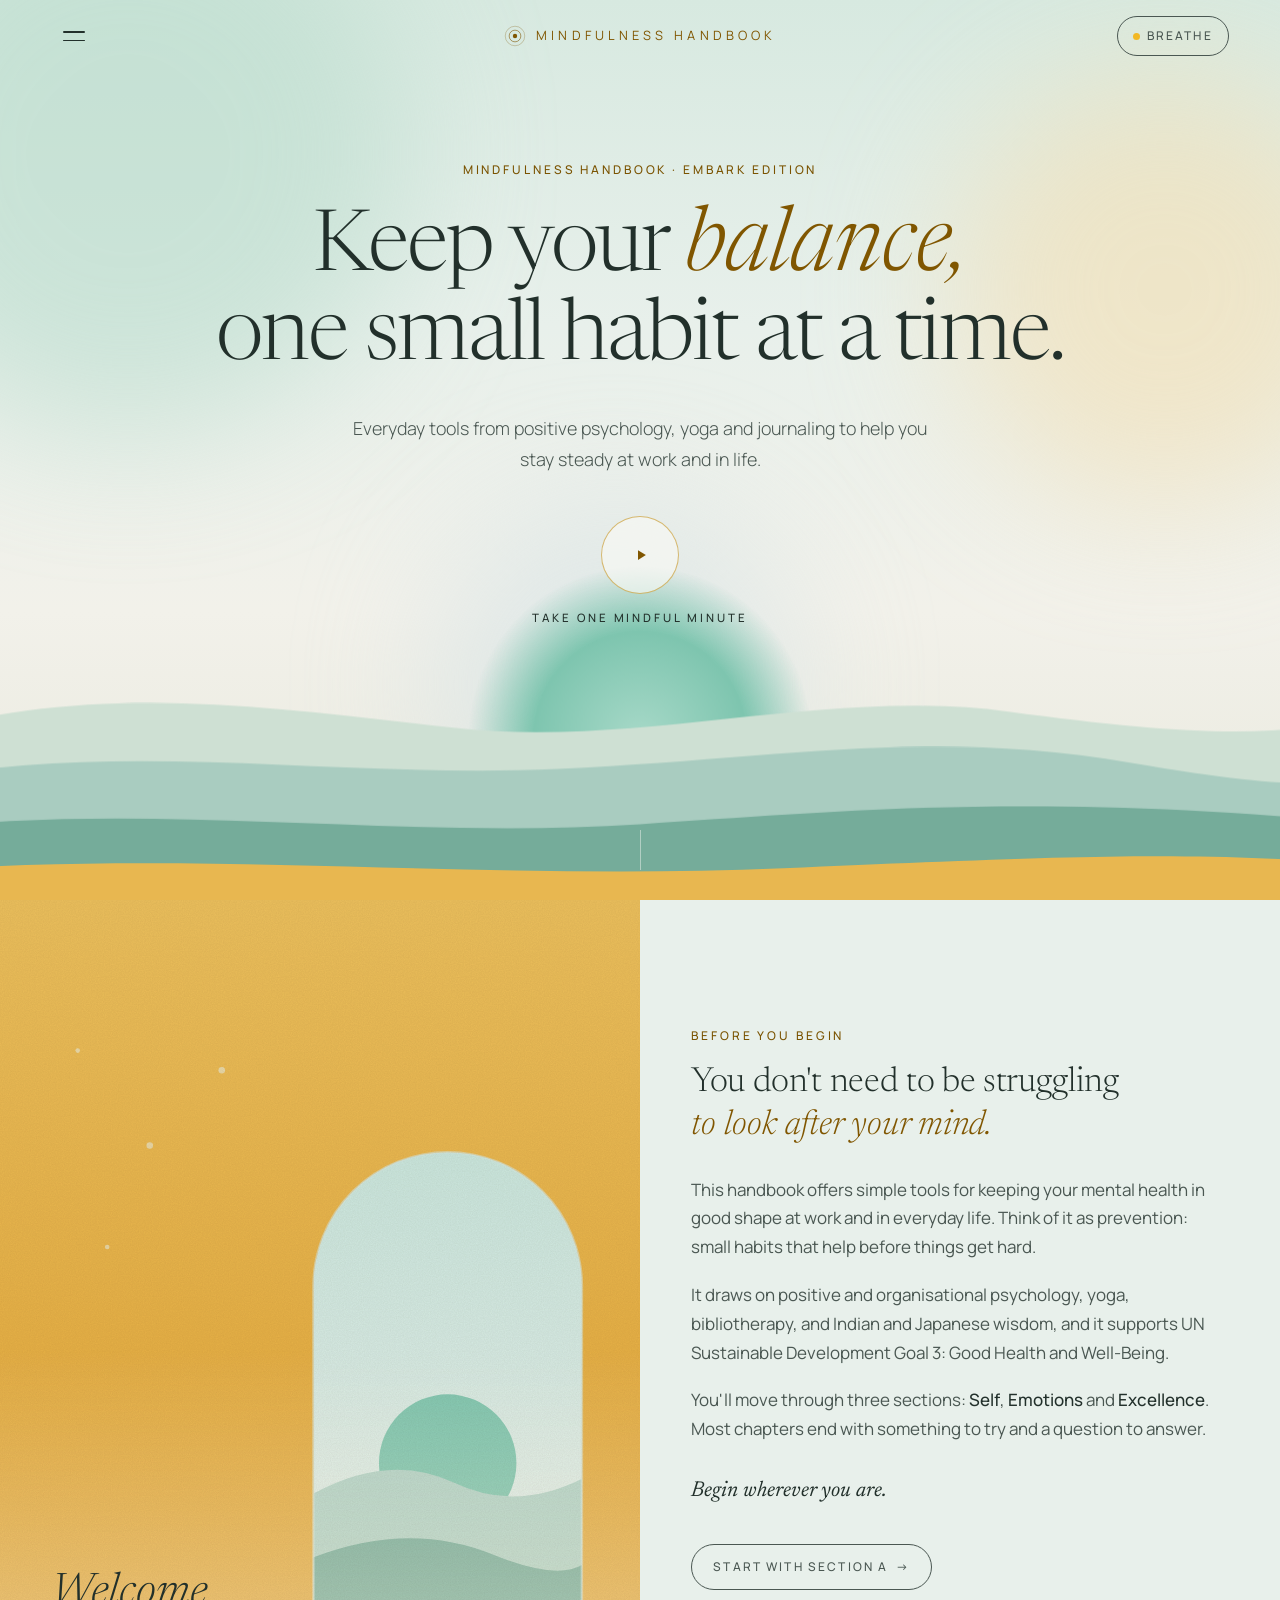
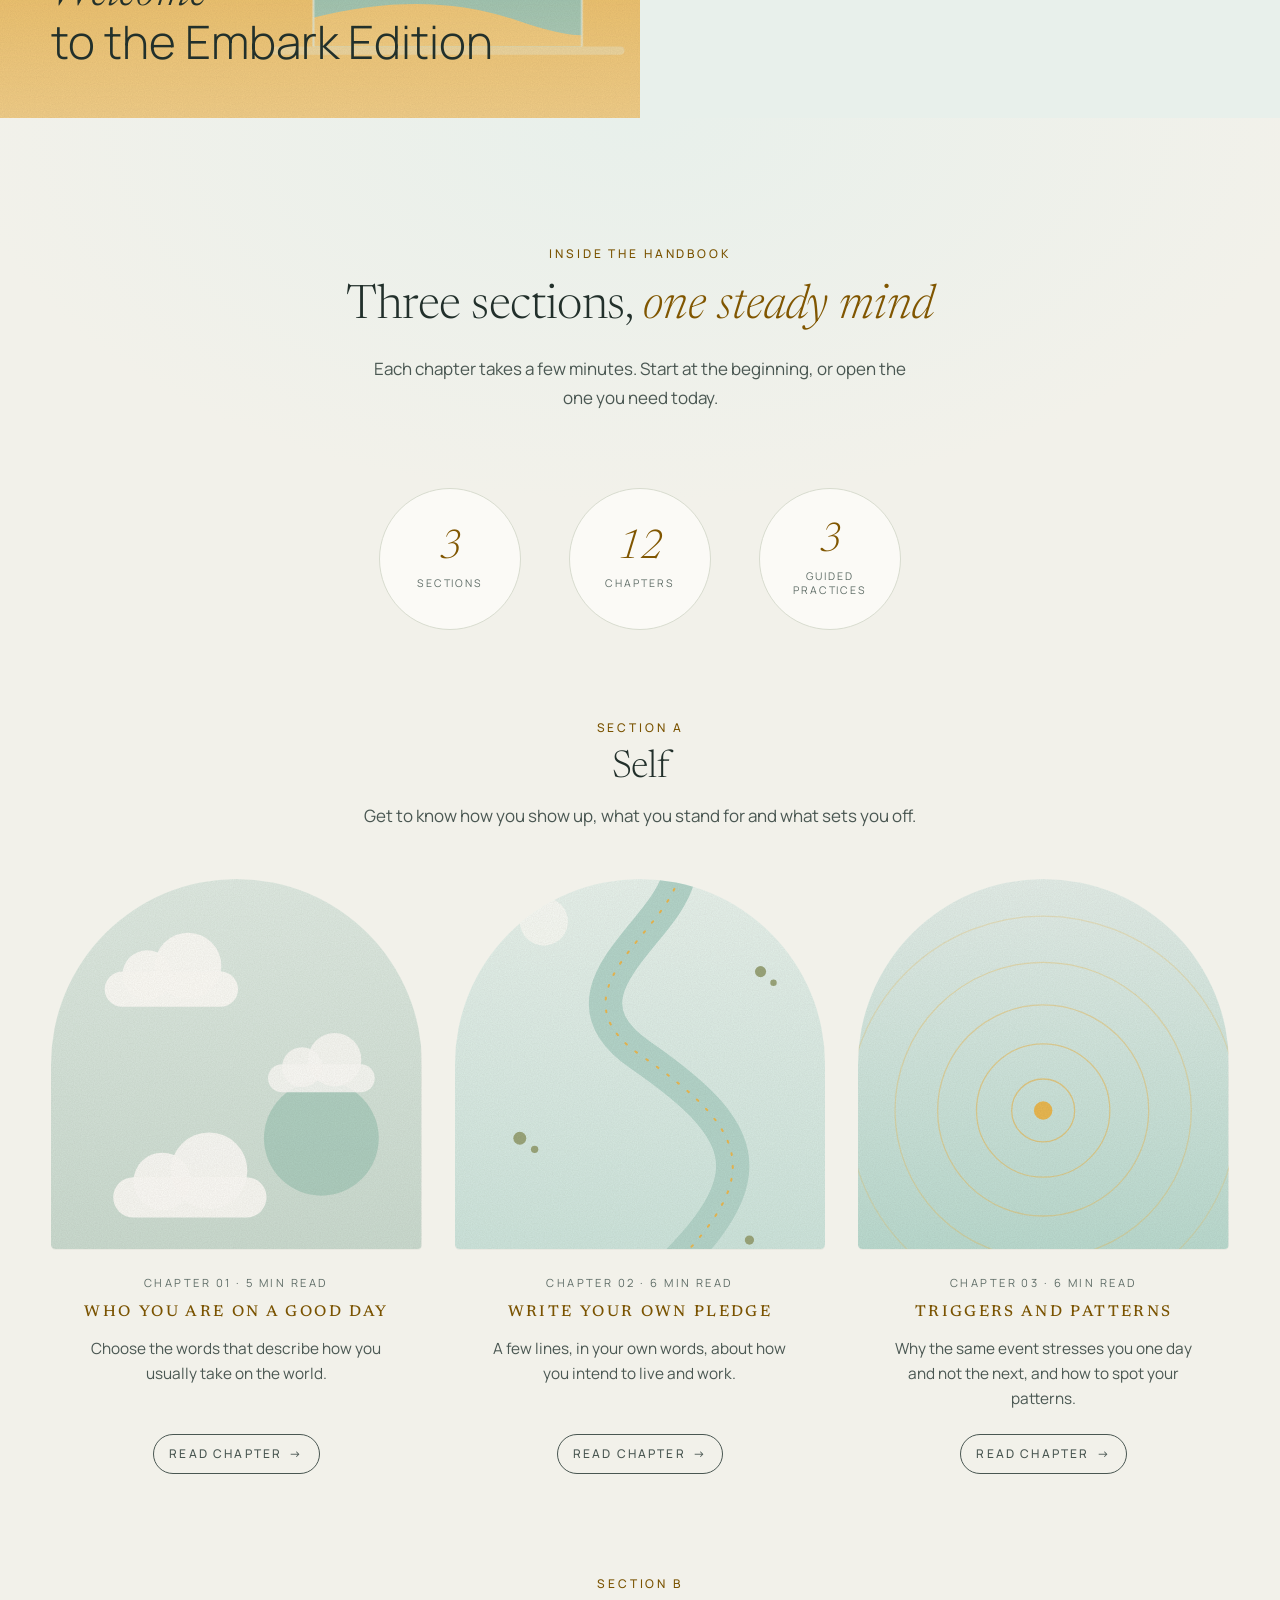
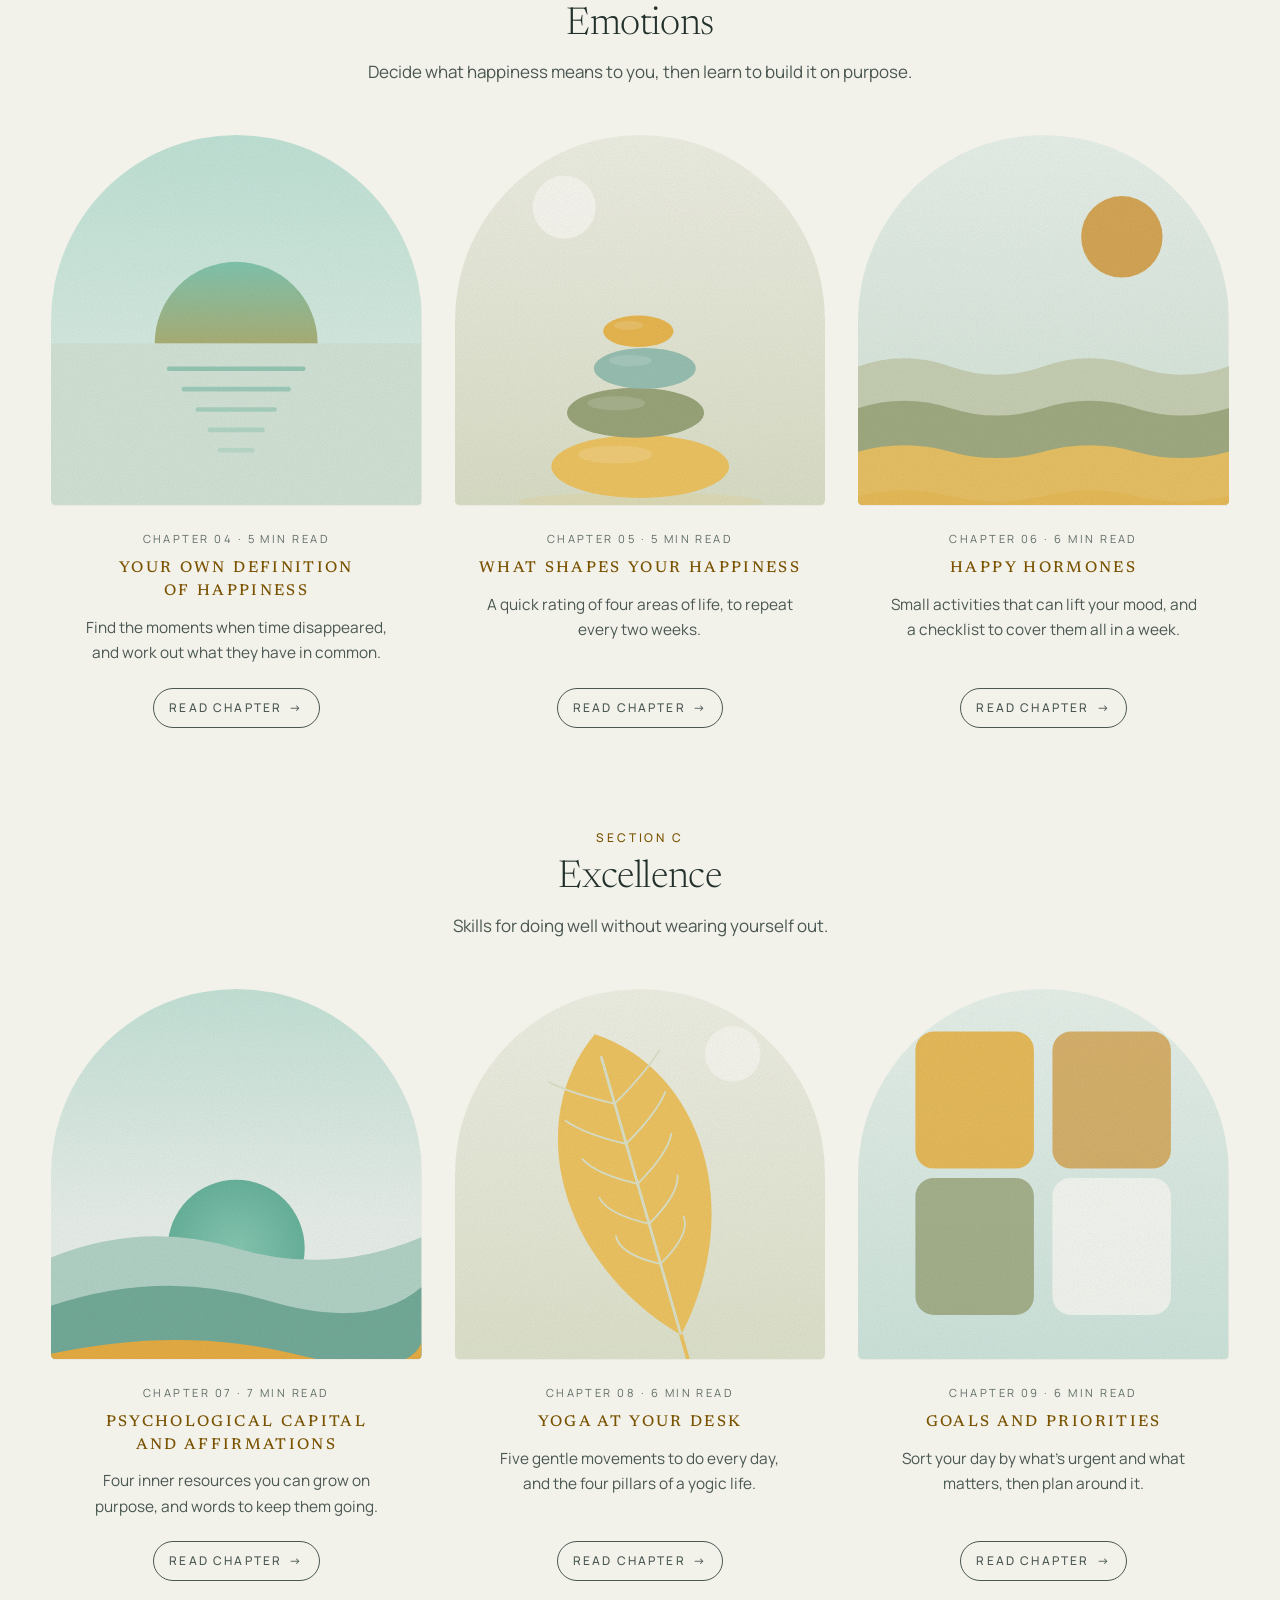
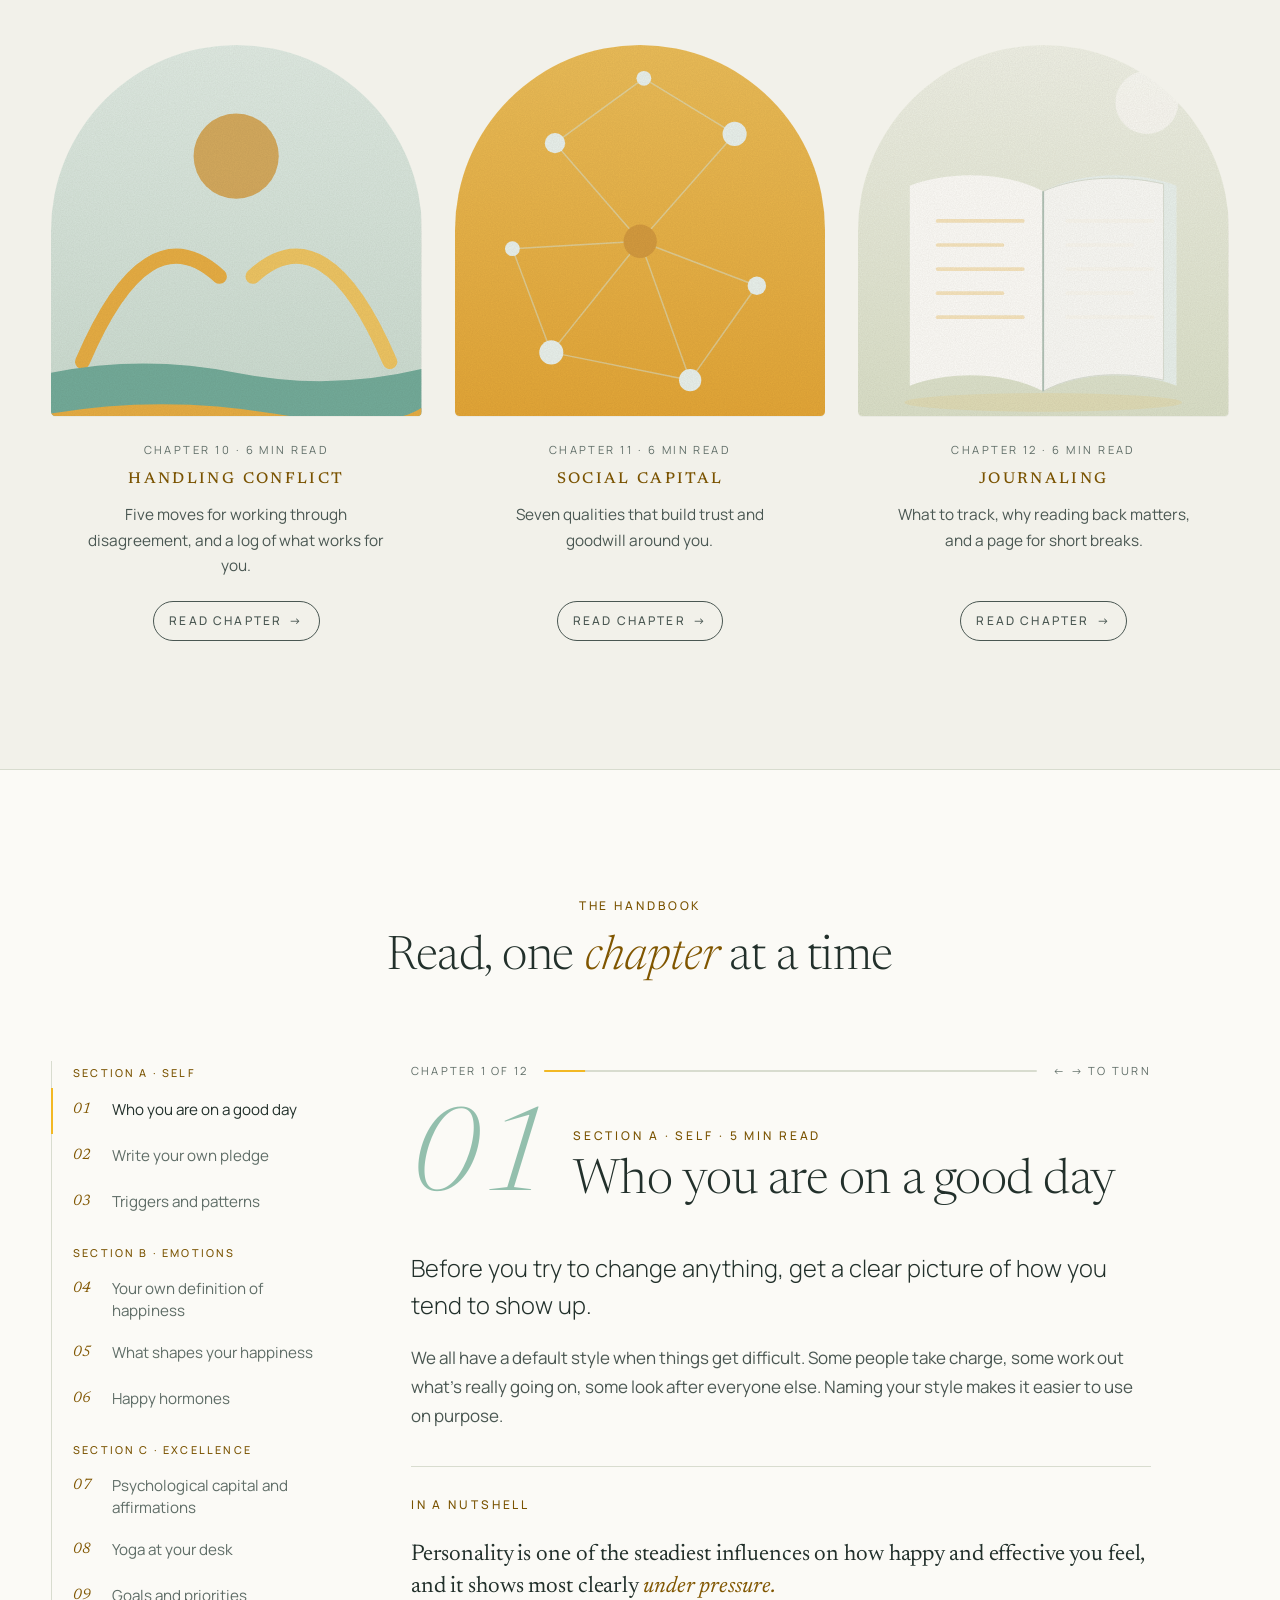
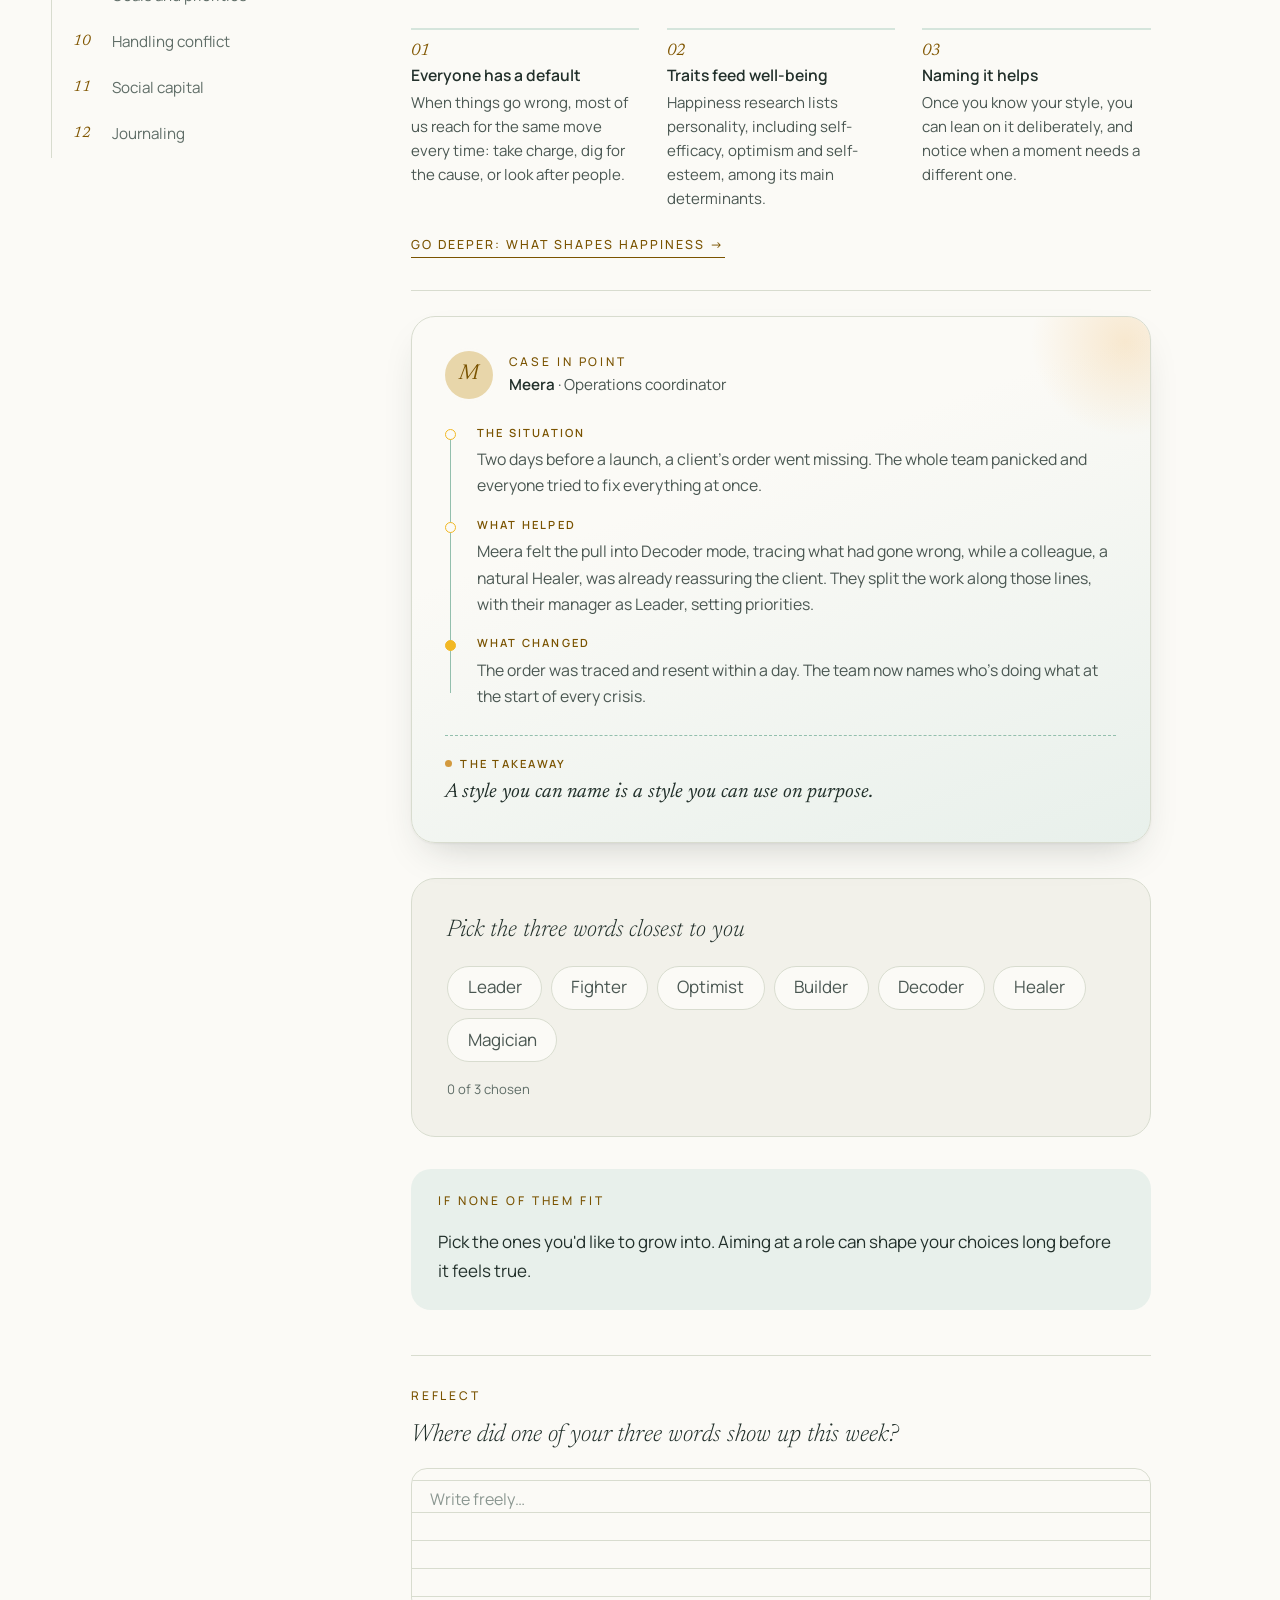
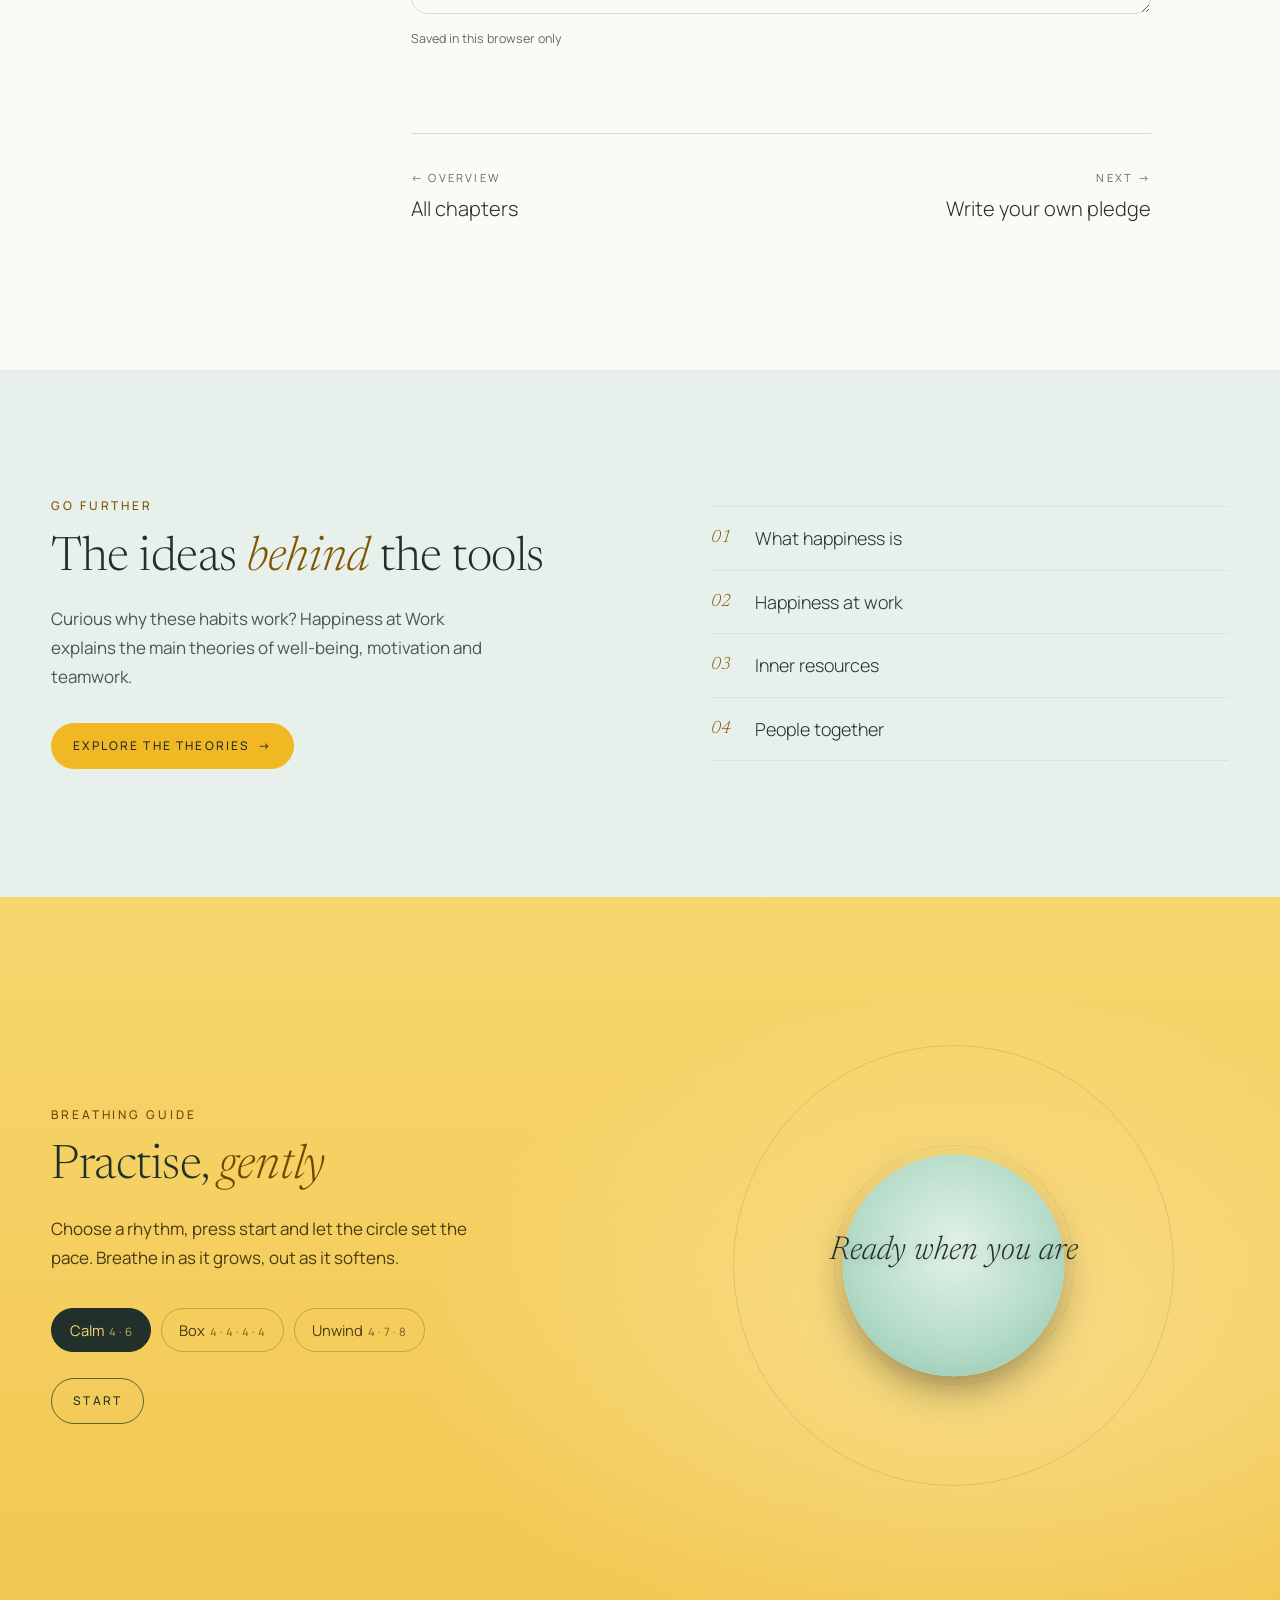
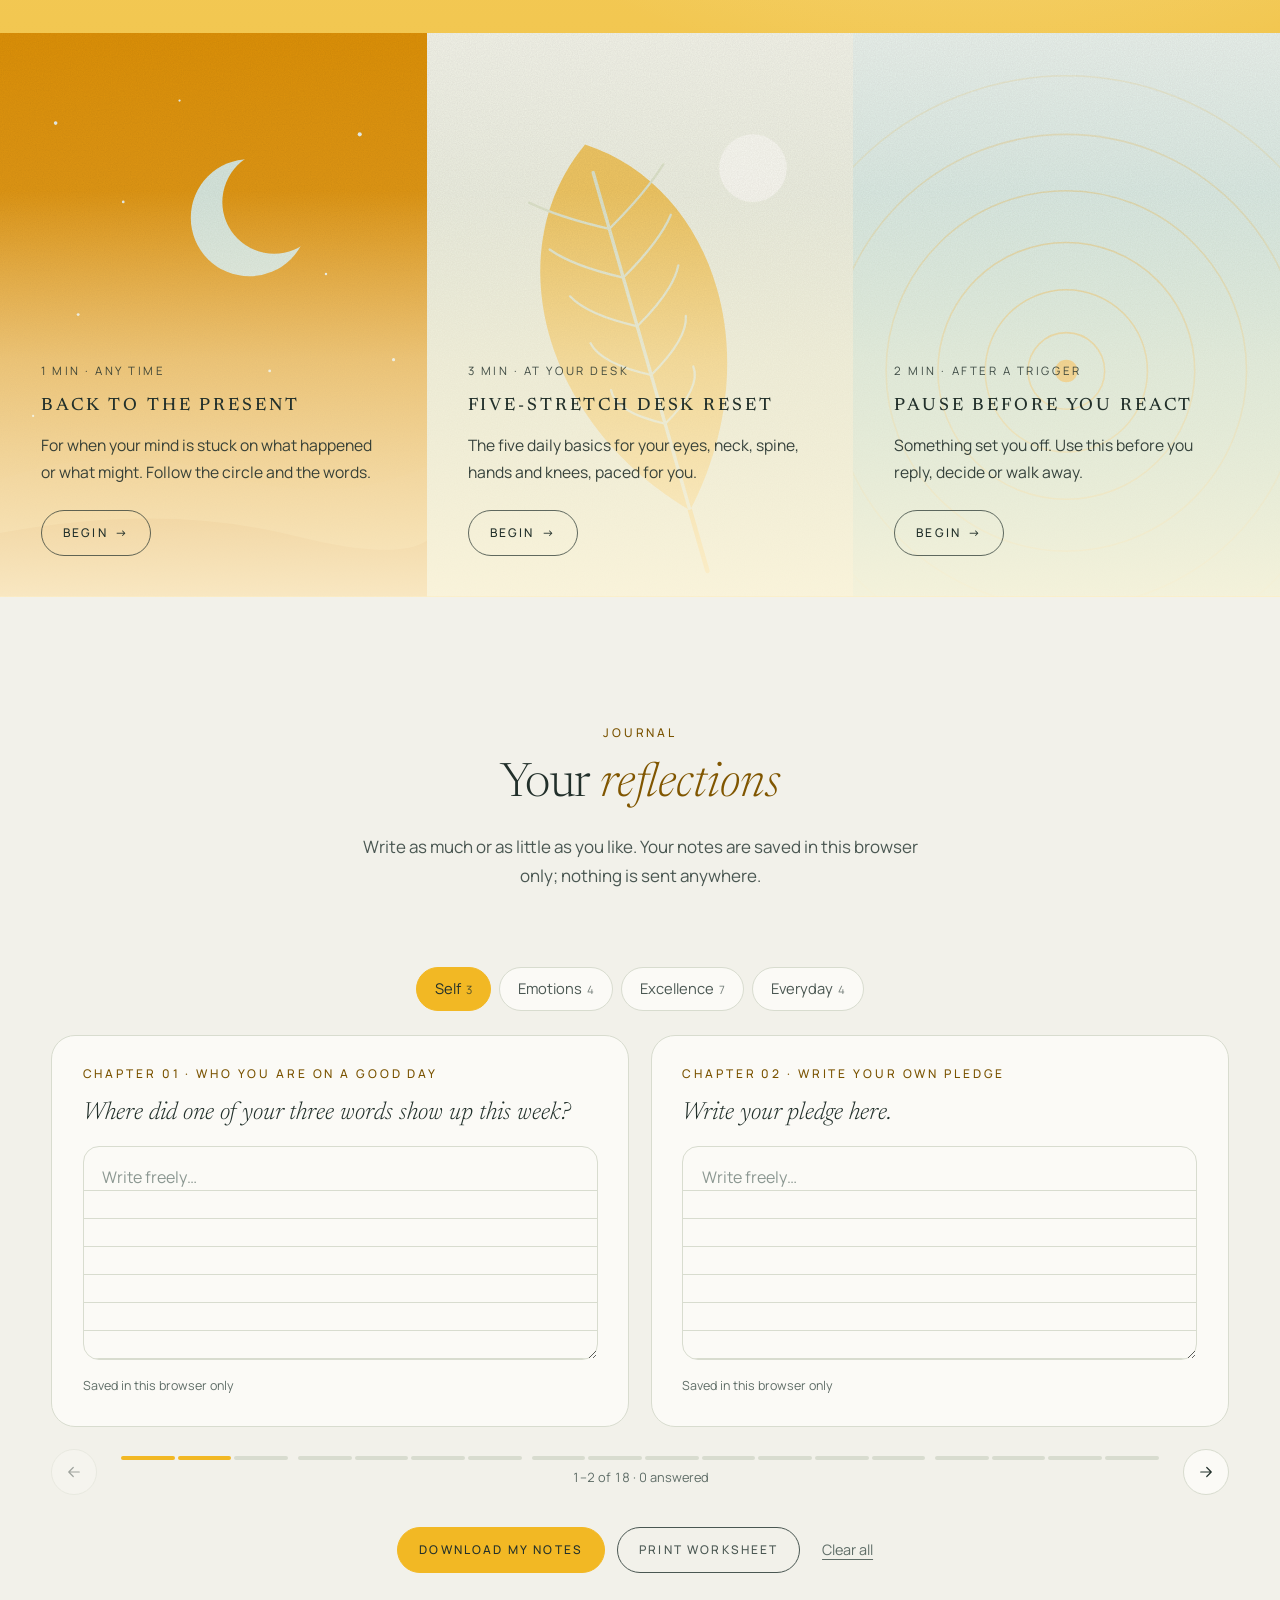
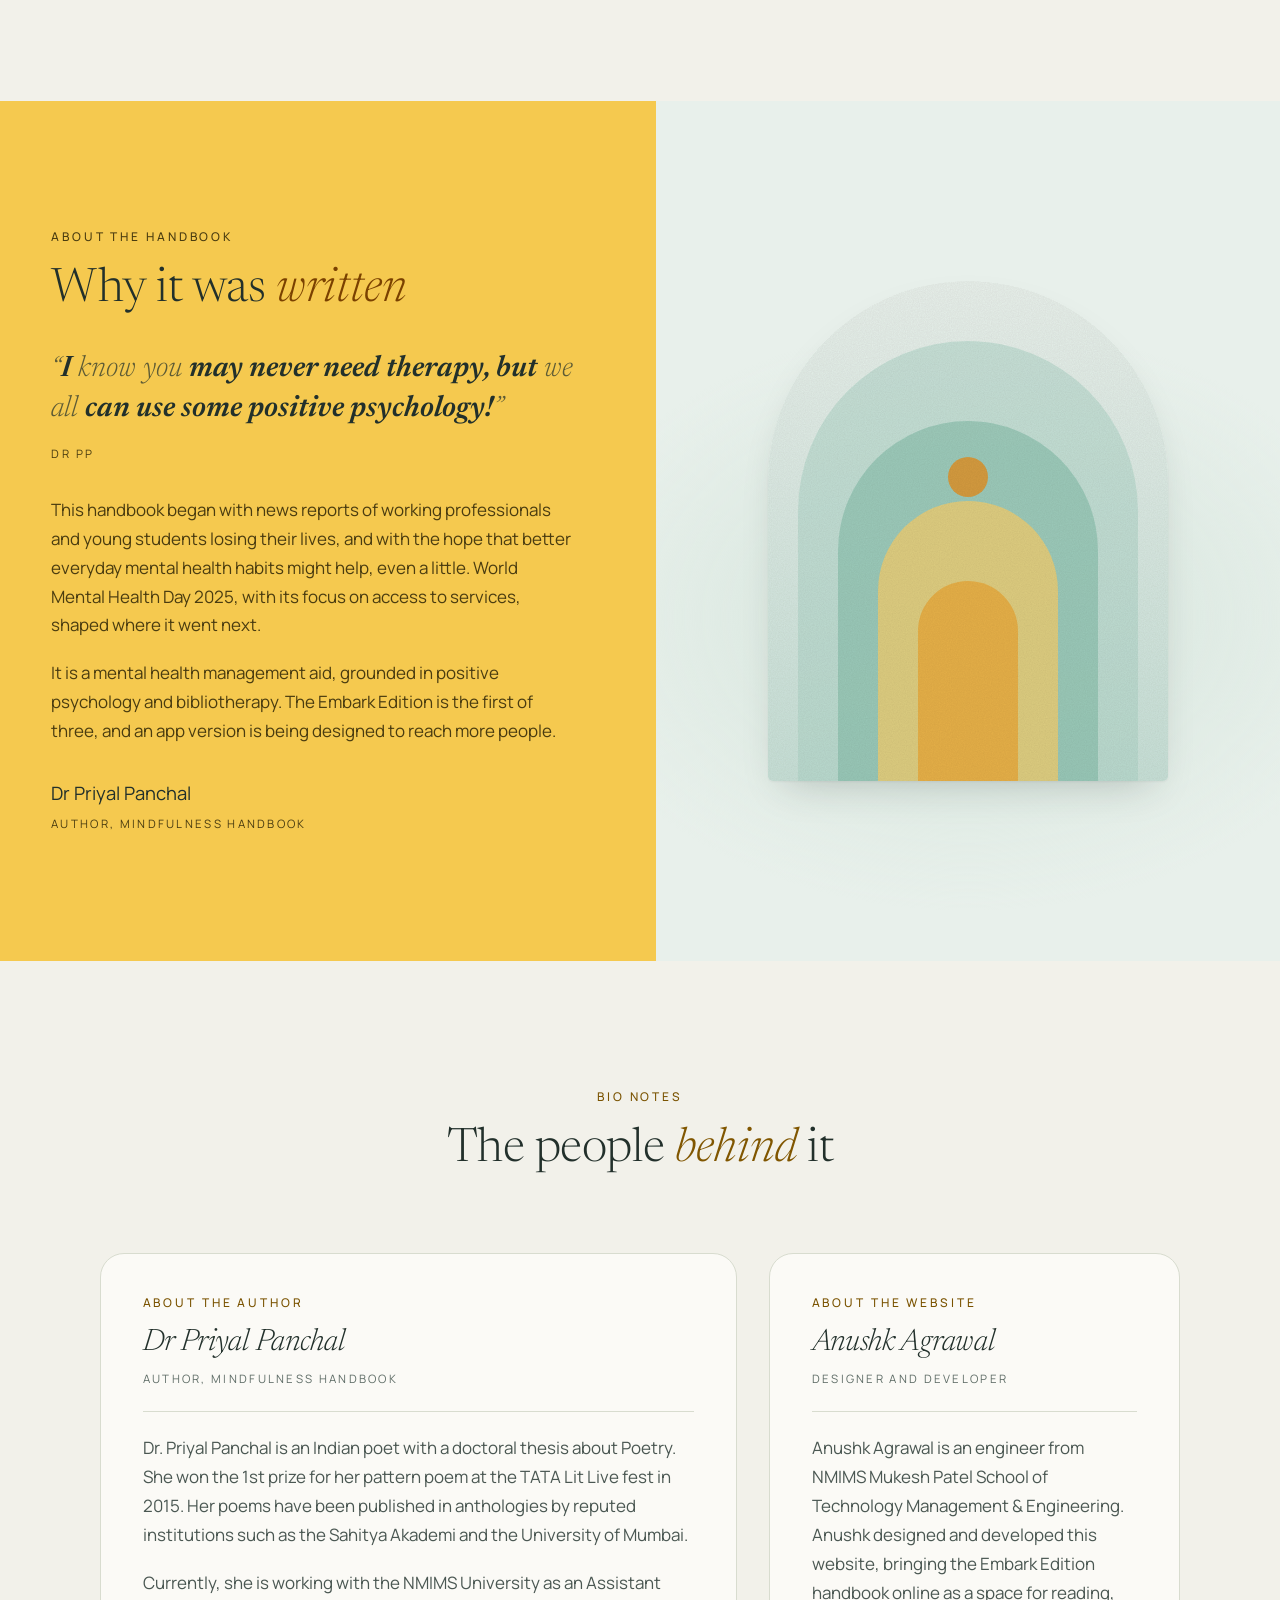
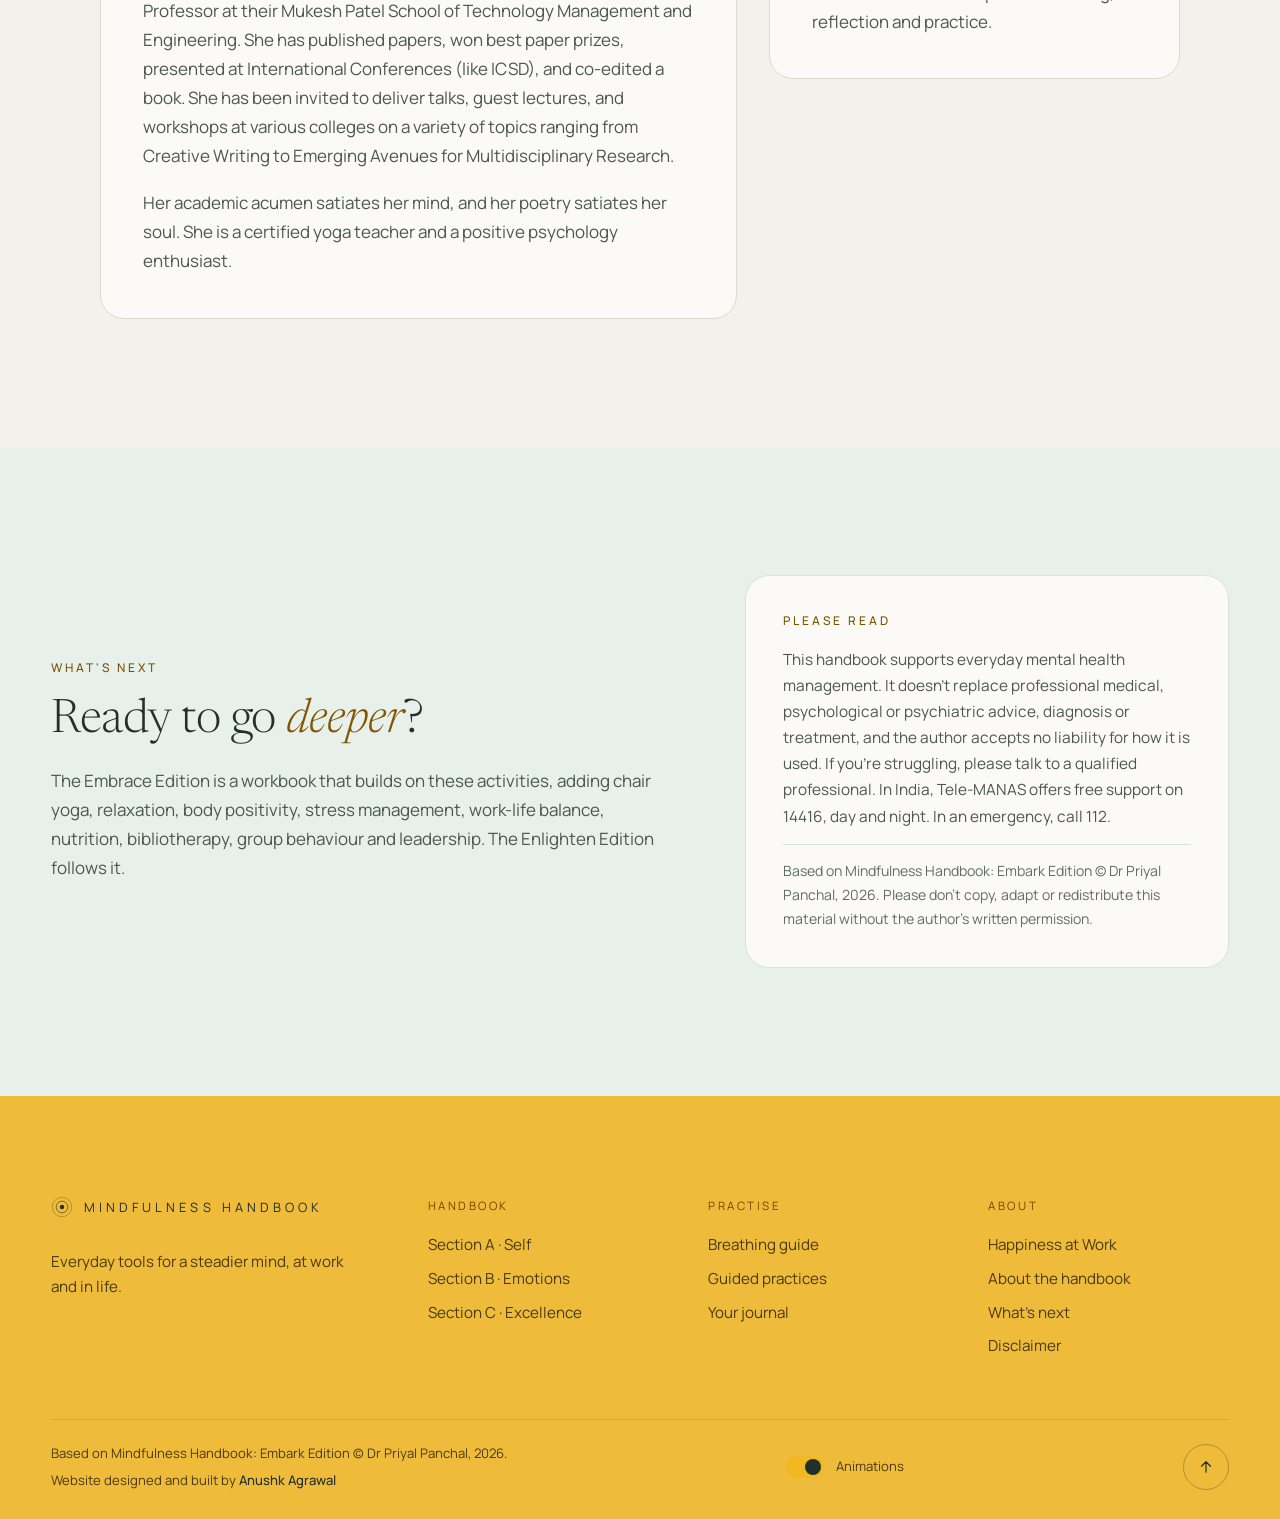
<file: index.html>
<!doctype html>
<html lang="en">
<head>
  <meta charset="utf-8">
  <meta name="viewport" content="width=device-width, initial-scale=1">
  <title>Mindfulness Handbook</title>
  <meta name="description" content="Everyday tools from positive psychology, yoga and journaling to help you stay steady at work and in life.">
  <meta name="theme-color" content="#f2f1ea">
  <!-- Preview: keep it out of search results. Remove this line at launch. -->
  <meta name="robots" content="noindex">
  <link rel="preconnect" href="https://fonts.googleapis.com">
  <link rel="preconnect" href="https://fonts.gstatic.com" crossorigin>
  <link rel="stylesheet" href="https://fonts.googleapis.com/css2?family=Manrope:wght@300..700&family=Newsreader:ital,opsz,wght@0,6..72,300..600;1,6..72,300..600&display=swap">
  <link rel="stylesheet" href="css/styles.css?v=12">
  <script>
    /* set before first paint: JS on, and calm mode from the OS setting or the footer switch */
    (function () {
      var d = document.documentElement, pref = null;
      d.classList.add("js");
      if (!d.lang) d.lang = "en";
      try { pref = localStorage.getItem("mindfulness-handbook-motion"); } catch (e) {}
      var osReduce = window.matchMedia && window.matchMedia("(prefers-reduced-motion: reduce)").matches;
      if (pref === "reduced" || (pref !== "full" && osReduce)) d.classList.add("reduce-motion");
    })();
  </script>
</head>
<body>
  <a class="skip-link" href="#main">Skip to content</a>
  <div class="progress" aria-hidden="true"><span data-progress></span></div>

  <!-- ============ Header ============ -->
  <header class="site-header" data-header>
    <button class="icon-btn menu-toggle" type="button" aria-expanded="false" aria-controls="site-menu" aria-label="Open menu" data-menu-toggle>
      <span class="burger" aria-hidden="true"><span></span><span></span></span>
    </button>
    <a class="wordmark" href="#top">
      <svg class="wordmark__mark" viewBox="0 0 32 32" aria-hidden="true"><circle cx="16" cy="16" r="3.2" fill="currentColor"/><circle cx="16" cy="16" r="8.5" fill="none" stroke="currentColor" stroke-width="1.2" opacity=".7"/><circle cx="16" cy="16" r="14.2" fill="none" stroke="currentColor" stroke-width="1" opacity=".4"/></svg>
      <span data-bind="meta.title">Mindfulness Handbook</span>
    </a>
    <button class="pill pill--sm header-breathe" type="button" data-open-practice="one-minute">
      <span class="dot" aria-hidden="true"></span>Breathe
    </button>
  </header>

  <!-- ============ Full-screen menu ============ -->
  <nav id="site-menu" class="menu" aria-label="Site" data-menu inert>
    <div class="menu__inner">
      <ul class="menu__primary">
        <li style="--i:0"><a href="#welcome">Welcome</a></li>
        <li style="--i:1"><a href="#inside">Inside the handbook</a></li>
        <li style="--i:2"><a href="#read">Read the chapters</a></li>
        <li style="--i:3"><a href="#practice">Practise</a></li>
        <li style="--i:4"><a href="#reflect">Your journal</a></li>
        <li style="--i:5"><a href="#about">About the handbook</a></li>
        <li style="--i:6"><a href="happiness-at-work.html">Happiness at Work</a></li>
      </ul>
      <div class="menu__side">
        <p class="eyebrow">Chapters</p>
        <ol class="menu__chapters" data-menu-chapters></ol>
        <button class="pill pill--solid" type="button" data-open-practice="one-minute">Take one mindful minute</button>
      </div>
    </div>
  </nav>

  <main id="main">
    <!-- ============ Hero ============ -->
    <section class="hero" id="top" aria-labelledby="hero-title" data-hero>
      <div class="hero__sky" aria-hidden="true">
        <span class="blob blob--1"></span><span class="blob blob--2"></span><span class="blob blob--3"></span>
      </div>
      <div class="hero__scene" data-hero-scene></div>
      <div class="hero__content">
        <p class="eyebrow hero__eyebrow intro" style="--d:.1s" data-bind="hero.eyebrow">Mindfulness Handbook · Embark Edition</p>
        <h1 class="display hero__title" id="hero-title" data-hero-title>Keep your balance, one small habit at a time.</h1>
        <p class="hero__lead intro" style="--d:.7s" data-bind="hero.lead"></p>
        <button class="breath-btn intro" style="--d:.95s" type="button" data-hero-breath>
          <span class="breath-btn__orb" aria-hidden="true">
            <span class="ring"></span><span class="ring"></span><span class="ring"></span>
            <svg viewBox="0 0 24 24" width="18" height="18"><path d="M8 5.5v13l10.5-6.5z" fill="currentColor"/></svg>
          </span>
          <span class="breath-btn__label" data-bind="hero.breathLabel">Take one mindful minute</span>
        </button>
      </div>
      <a class="scroll-cue" href="#welcome" aria-label="Scroll to the welcome section"><span></span></a>
    </section>

    <!-- ============ Welcome (split) ============ -->
    <section class="welcome" id="welcome" aria-labelledby="welcome-title">
      <div class="welcome__media grain">
        <div class="welcome__art" data-art="welcome"></div>
        <p class="welcome__overlay" data-reveal>
          <span class="script" data-bind-rich="welcome.overlay.small"></span>
          <span class="welcome__overlay-large" data-bind-rich="welcome.overlay.large"></span>
        </p>
      </div>
      <div class="welcome__body">
        <p class="eyebrow" data-reveal>Before you begin</p>
        <h2 class="h2" id="welcome-title" data-bind-rich="welcome.heading" data-reveal style="--i:1"></h2>
        <div class="welcome__text" data-welcome-paragraphs data-reveal style="--i:2"></div>
        <p class="script-line" data-bind-rich="welcome.signoff" data-reveal style="--i:3"></p>
        <a class="pill" href="#chapter-1" data-welcome-cta data-reveal style="--i:4">Start reading</a>
      </div>
    </section>

    <!-- ============ Inside the handbook ============ -->
    <section class="inside" id="inside" aria-labelledby="inside-title">
      <div class="container">
        <header class="section-head">
          <p class="eyebrow" data-reveal>Inside the handbook</p>
          <h2 class="h2" id="inside-title" data-reveal style="--i:1">Three sections, <em>one steady mind</em></h2>
          <p class="section-head__lead" data-reveal style="--i:2">Each chapter takes a few minutes. Start at the beginning, or open the one you need today.</p>
        </header>
        <ul class="stats" data-stats aria-label="What's inside"></ul>
        <div data-chapter-grid></div>
      </div>
    </section>

    <!-- ============ Reader ============ -->
    <section class="reader" id="read" aria-labelledby="read-title" data-reader>
      <div class="container">
        <header class="section-head">
          <p class="eyebrow" data-reveal>The handbook</p>
          <h2 class="h2" id="read-title" data-reveal style="--i:1">Read, one <em>chapter</em> at a time</h2>
        </header>
        <div class="reader__layout" data-reader-layout>
          <nav class="reader__rail" aria-label="Chapters">
            <ol data-rail></ol>
          </nav>
          <div class="reader__stage">
            <div class="reader__meta">
              <span data-reader-count>Chapter 1</span>
              <span class="reader__bar" aria-hidden="true"><span data-reader-bar></span></span>
              <span class="reader__keys" aria-hidden="true">← → to turn</span>
            </div>
            <article class="chapter" data-reader-pane></article>
            <nav class="pager" aria-label="Chapter pages" data-pager></nav>
          </div>
        </div>
      </div>
      <div class="print-chapters" data-print-chapters></div>
    </section>

    <!-- ============ Link to the Happiness at Work page ============ -->
    <section class="theory-band" aria-labelledby="theory-band-title">
      <div class="container theory-band__inner">
        <div>
          <p class="eyebrow" data-reveal>Go further</p>
          <h2 class="h2" id="theory-band-title" data-reveal style="--i:1">The ideas <em>behind</em> the tools</h2>
          <p data-reveal style="--i:2">Curious why these habits work? Happiness at Work explains the main theories of well-being, motivation and teamwork.</p>
          <a class="pill pill--solid" href="happiness-at-work.html" data-reveal style="--i:3">Explore the theories <span class="arrow" aria-hidden="true">→</span></a>
        </div>
        <ul class="theory-band__list" data-reveal style="--i:2">
          <li><a href="happiness-at-work.html#part-1"><span>01</span>What happiness is</a></li>
          <li><a href="happiness-at-work.html#part-2"><span>02</span>Happiness at work</a></li>
          <li><a href="happiness-at-work.html#part-3"><span>03</span>Inner resources</a></li>
          <li><a href="happiness-at-work.html#part-4"><span>04</span>People together</a></li>
        </ul>
      </div>
    </section>

    <!-- ============ Practice ============ -->
    <section class="practice" id="practice" aria-labelledby="practice-title">
      <div class="container pacer" data-pacer>
        <div class="pacer__intro">
          <p class="eyebrow eyebrow--light" data-reveal>Breathing guide</p>
          <h2 class="h2 h2--light" id="practice-title" data-reveal style="--i:1">Practise, <em>gently</em></h2>
          <p class="pacer__lead" data-reveal style="--i:2">Choose a rhythm, press start and let the circle set the pace. Breathe in as it grows, out as it softens.</p>
          <div class="pacer__tabs" role="radiogroup" aria-label="Breathing rhythm" data-pacer-tabs data-reveal style="--i:3"></div>
          <div class="pacer__controls" data-reveal style="--i:4">
            <button class="pill pill--light" type="button" data-pacer-toggle>Start</button>
            <span class="pacer__breaths" data-pacer-breaths></span>
          </div>
        </div>
        <div class="pacer__stage" data-pacer-stage>
          <span class="pacer__guide pacer__guide--1" aria-hidden="true"></span>
          <span class="pacer__guide pacer__guide--2" aria-hidden="true"></span>
          <span class="pacer__halo" aria-hidden="true" data-pacer-halo></span>
          <span class="pacer__core" aria-hidden="true" data-pacer-orb></span>
          <div class="pacer__text">
            <p class="pacer__label" data-pacer-label aria-live="polite">Ready when you are</p>
            <p class="pacer__count" data-pacer-count aria-hidden="true"></p>
          </div>
        </div>
      </div>
      <ul class="practice-cards" id="practices" data-practice-cards aria-label="Guided practices"></ul>
    </section>

    <!-- ============ Journal ============ -->
    <section class="reflect" id="reflect" aria-labelledby="reflect-title">
      <div class="container">
        <header class="section-head">
          <p class="eyebrow" data-reveal>Journal</p>
          <h2 class="h2" id="reflect-title" data-reveal style="--i:1">Your <em>reflections</em></h2>
          <p class="section-head__lead" data-reveal style="--i:2">Write as much or as little as you like. Your notes are saved in this browser only; nothing is sent anywhere.</p>
        </header>
        <div data-journal></div>
        <div class="journal__actions">
          <button class="pill pill--solid" type="button" data-journal-download>Download my notes</button>
          <button class="pill" type="button" data-journal-print>Print worksheet</button>
          <button class="text-btn" type="button" data-journal-clear>Clear all</button>
        </div>
      </div>
    </section>

    <!-- ============ About / author ============ -->
    <section class="about" id="about" aria-labelledby="about-title">
      <div class="about__panel">
        <p class="eyebrow eyebrow--onclay" data-reveal>About the handbook</p>
        <h2 class="h2 h2--light" id="about-title" data-reveal style="--i:1">Why it was <em>written</em></h2>
        <blockquote class="about__quote" data-reveal style="--i:2">
          <p data-bind-rich="quote.text"></p>
          <footer data-bind="quote.cite"></footer>
        </blockquote>
        <div class="about__note" data-author-note data-reveal style="--i:3"></div>
        <p class="about__sign" data-reveal style="--i:4"><span data-bind="author.name"></span><span data-bind="author.role"></span></p>
      </div>
      <div class="about__media" data-author-media></div>
    </section>

    <!-- ============ Bio notes ============ -->
    <section class="people" id="people" aria-labelledby="people-title">
      <div class="container">
        <div class="section-head">
          <p class="eyebrow" data-bind="people.eyebrow" data-reveal></p>
          <h2 class="h2" id="people-title" data-bind-rich="people.heading" data-reveal style="--i:1"></h2>
        </div>
        <div class="people__grid" data-people></div>
      </div>
    </section>

    <!-- ============ Feedback + disclaimer ============ -->
    <section class="feedback" id="feedback" aria-labelledby="feedback-title">
      <div class="container feedback__inner">
        <div class="feedback__cta">
          <p class="eyebrow" data-reveal>What's next</p>
          <h2 class="h2" id="feedback-title" data-bind-rich="feedback.heading" data-reveal style="--i:1"></h2>
          <p data-bind="feedback.text" data-reveal style="--i:2"></p>
        </div>
        <aside class="disclaimer" aria-labelledby="disclaimer-title" data-reveal style="--i:2">
          <p class="eyebrow" id="disclaimer-title" data-bind="disclaimer.title"></p>
          <p data-bind="disclaimer.text"></p>
          <p class="disclaimer__rights" data-bind="disclaimer.rights"></p>
        </aside>
      </div>
    </section>
  </main>

  <!-- ============ Footer ============ -->
  <footer class="site-footer">
    <div class="container footer__grid">
      <div class="footer__brand">
        <a class="wordmark wordmark--light" href="#top">
          <svg class="wordmark__mark" viewBox="0 0 32 32" aria-hidden="true"><circle cx="16" cy="16" r="3.2" fill="currentColor"/><circle cx="16" cy="16" r="8.5" fill="none" stroke="currentColor" stroke-width="1.2" opacity=".7"/><circle cx="16" cy="16" r="14.2" fill="none" stroke="currentColor" stroke-width="1" opacity=".4"/></svg>
          <span data-bind="meta.title">Mindfulness Handbook</span>
        </a>
        <p data-bind="footer.blurb"></p>
      </div>
      <nav aria-label="Handbook (footer)">
        <p class="footer__title">Handbook</p>
        <ul class="footer__list" data-footer-chapters></ul>
      </nav>
      <nav aria-label="Practise (footer)">
        <p class="footer__title">Practise</p>
        <ul class="footer__list">
          <li><a href="#practice">Breathing guide</a></li>
          <li><a href="#practices">Guided practices</a></li>
          <li><a href="#reflect">Your journal</a></li>
        </ul>
      </nav>
      <nav aria-label="About (footer)">
        <p class="footer__title">About</p>
        <ul class="footer__list">
          <li><a href="happiness-at-work.html">Happiness at Work</a></li>
          <li><a href="#about">About the handbook</a></li>
          <li><a href="#feedback">What's next</a></li>
          <li><a href="#disclaimer-title">Disclaimer</a></li>
        </ul>
      </nav>
    </div>
    <div class="container footer__bottom">
      <div class="footer__credits">
        <p data-copyright></p>
        <p data-bind-rich="footer.credit"></p>
      </div>
      <button class="motion-toggle" type="button" role="switch" aria-checked="true" data-motion-toggle>
        <span class="motion-toggle__track" aria-hidden="true"><span></span></span>
        <span>Animations</span>
      </button>
      <a class="icon-btn icon-btn--light" href="#top" aria-label="Back to top">
        <svg viewBox="0 0 24 24" width="18" height="18" aria-hidden="true"><path d="M12 19V5M6 11l6-6 6 6" fill="none" stroke="currentColor" stroke-width="1.6" stroke-linecap="round" stroke-linejoin="round"/></svg>
      </a>
    </div>
  </footer>

  <!-- ============ Guided practice player ============ -->
  <div class="overlay" role="dialog" aria-modal="true" aria-labelledby="ov-title" data-overlay inert>
    <div class="overlay__bg" aria-hidden="true"></div>
    <div class="overlay__top">
      <p class="eyebrow eyebrow--light" data-ov-meta></p>
      <button class="icon-btn icon-btn--light" type="button" aria-label="Close practice" data-ov-close>
        <svg viewBox="0 0 24 24" width="18" height="18" aria-hidden="true"><path d="M6 6l12 12M18 6L6 18" fill="none" stroke="currentColor" stroke-width="1.6" stroke-linecap="round"/></svg>
      </button>
    </div>
    <div class="overlay__center">
      <h2 class="overlay__title" id="ov-title" data-ov-title></h2>
      <div class="ov-orb" aria-hidden="true">
        <svg class="ov-ring" viewBox="0 0 120 120"><circle class="ov-ring__track" cx="60" cy="60" r="56"/><circle class="ov-ring__bar" cx="60" cy="60" r="56" data-ov-ring/></svg>
        <span class="ov-orb__glow"></span>
        <span class="ov-orb__core"></span>
      </div>
      <p class="overlay__step" data-ov-step aria-live="polite"></p>
    </div>
    <div class="overlay__controls">
      <button class="pill pill--light" type="button" data-ov-toggle>Pause</button>
      <button class="pill pill--ghost-light" type="button" data-ov-restart>Restart</button>
      <span class="overlay__time" data-ov-time aria-label="Time remaining">0:00</span>
    </div>
  </div>

  <div class="toast" role="status" aria-live="polite" data-toast></div>

  <script src="js/content.js?v=12"></script>
  <script src="js/art.js?v=12"></script>
  <script src="js/app.js?v=12"></script>
</body>
</html>
</file>
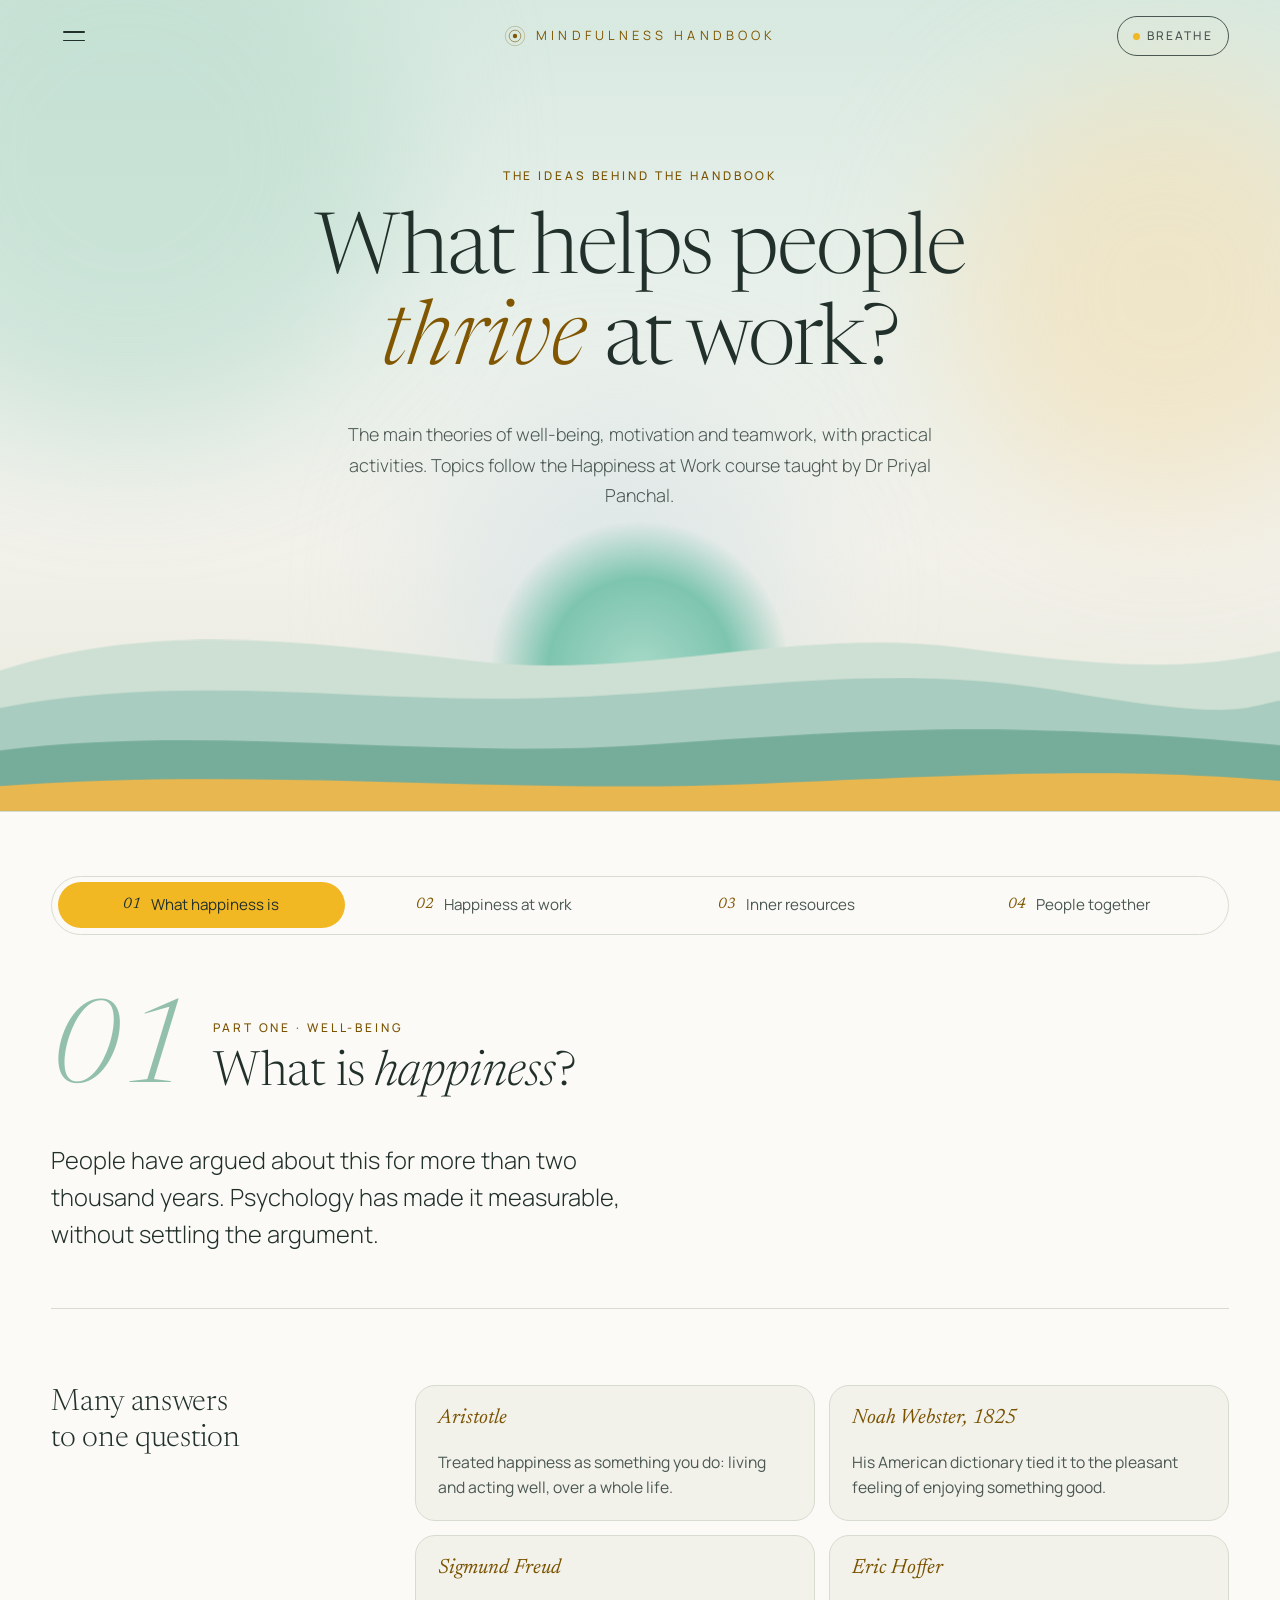
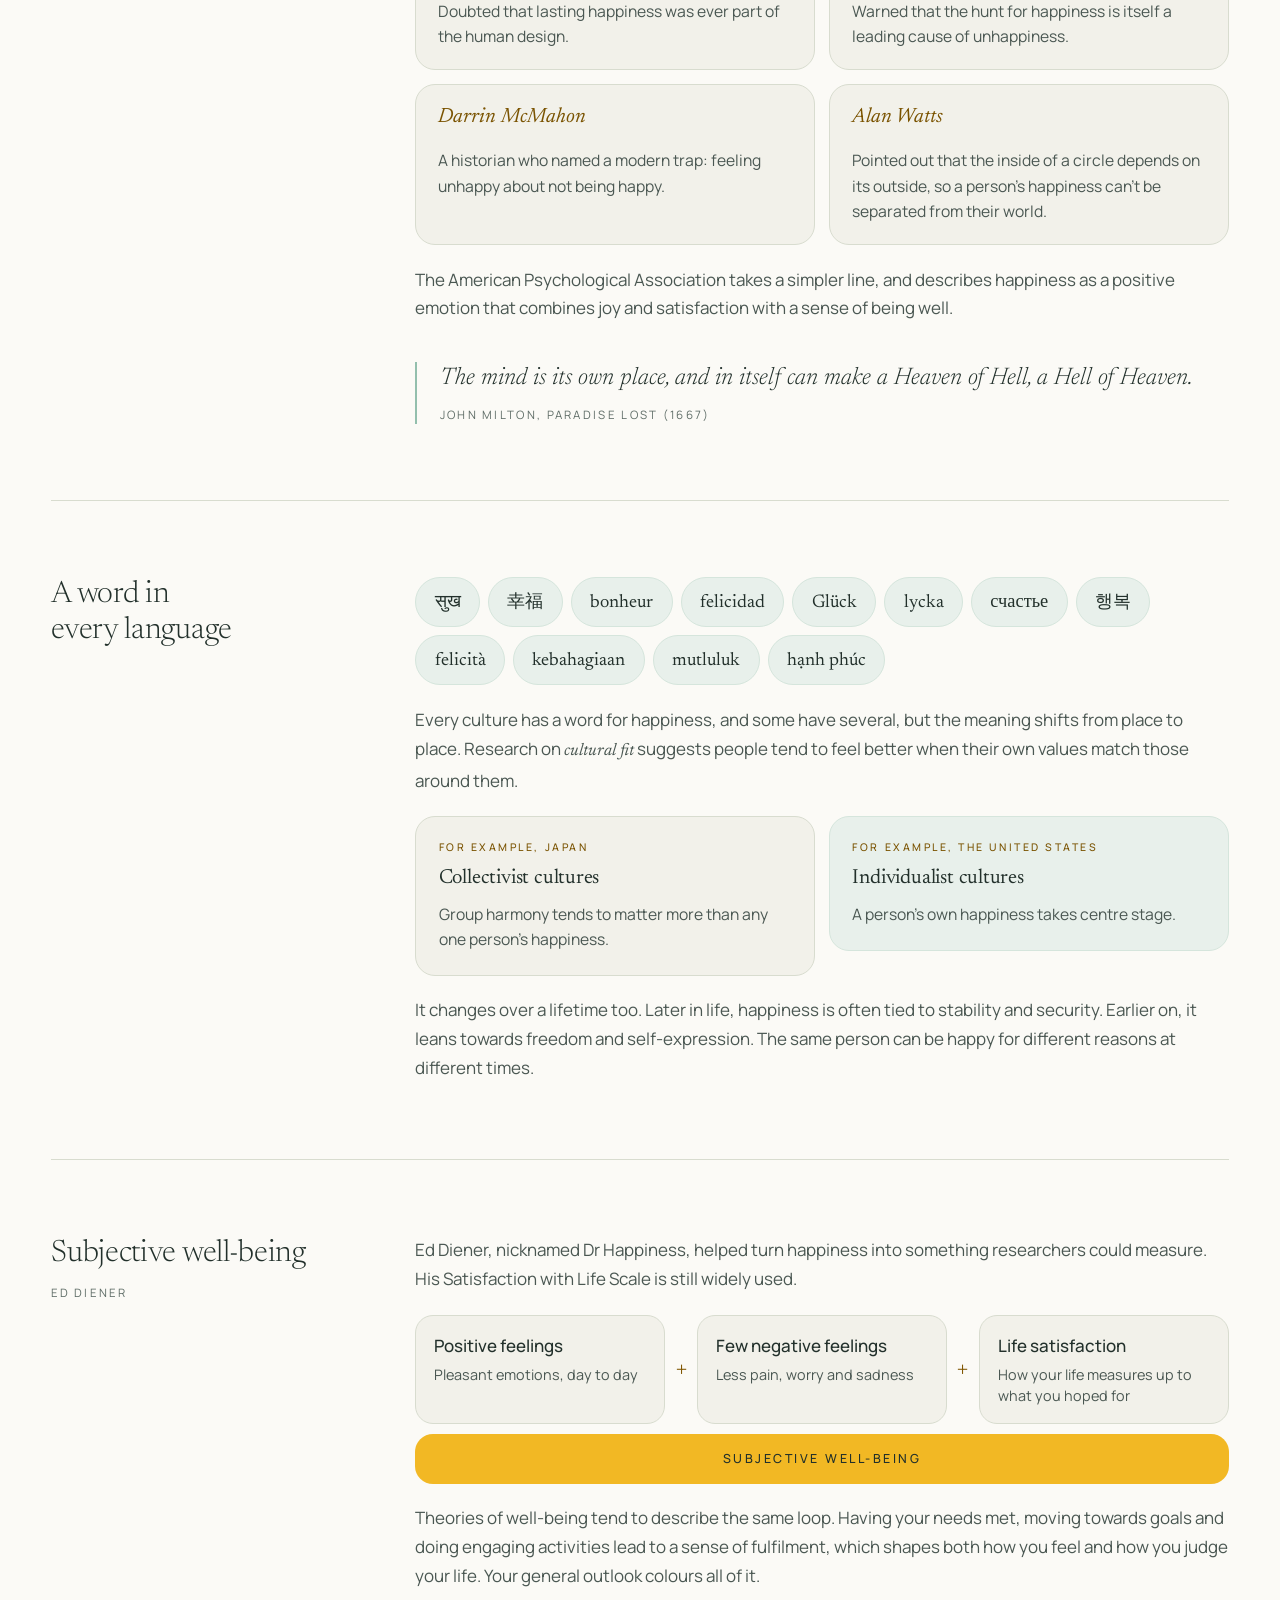
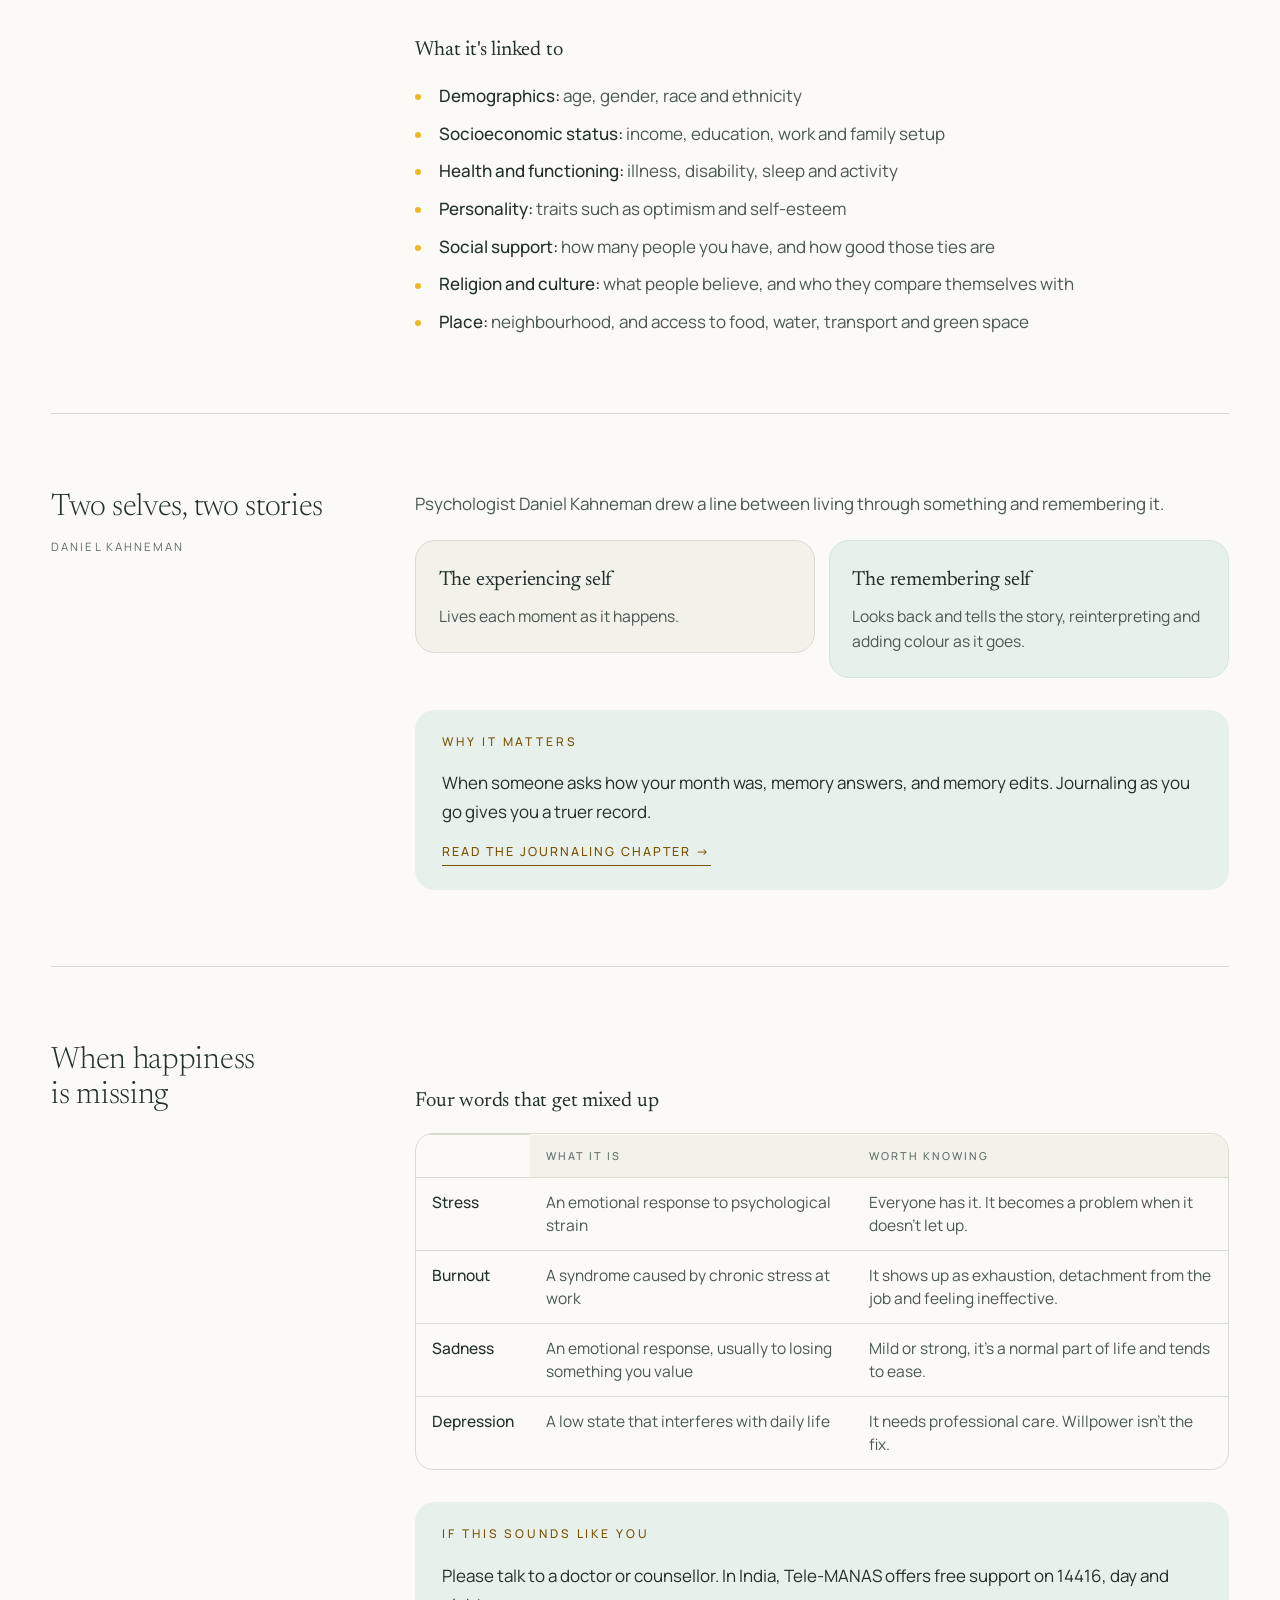
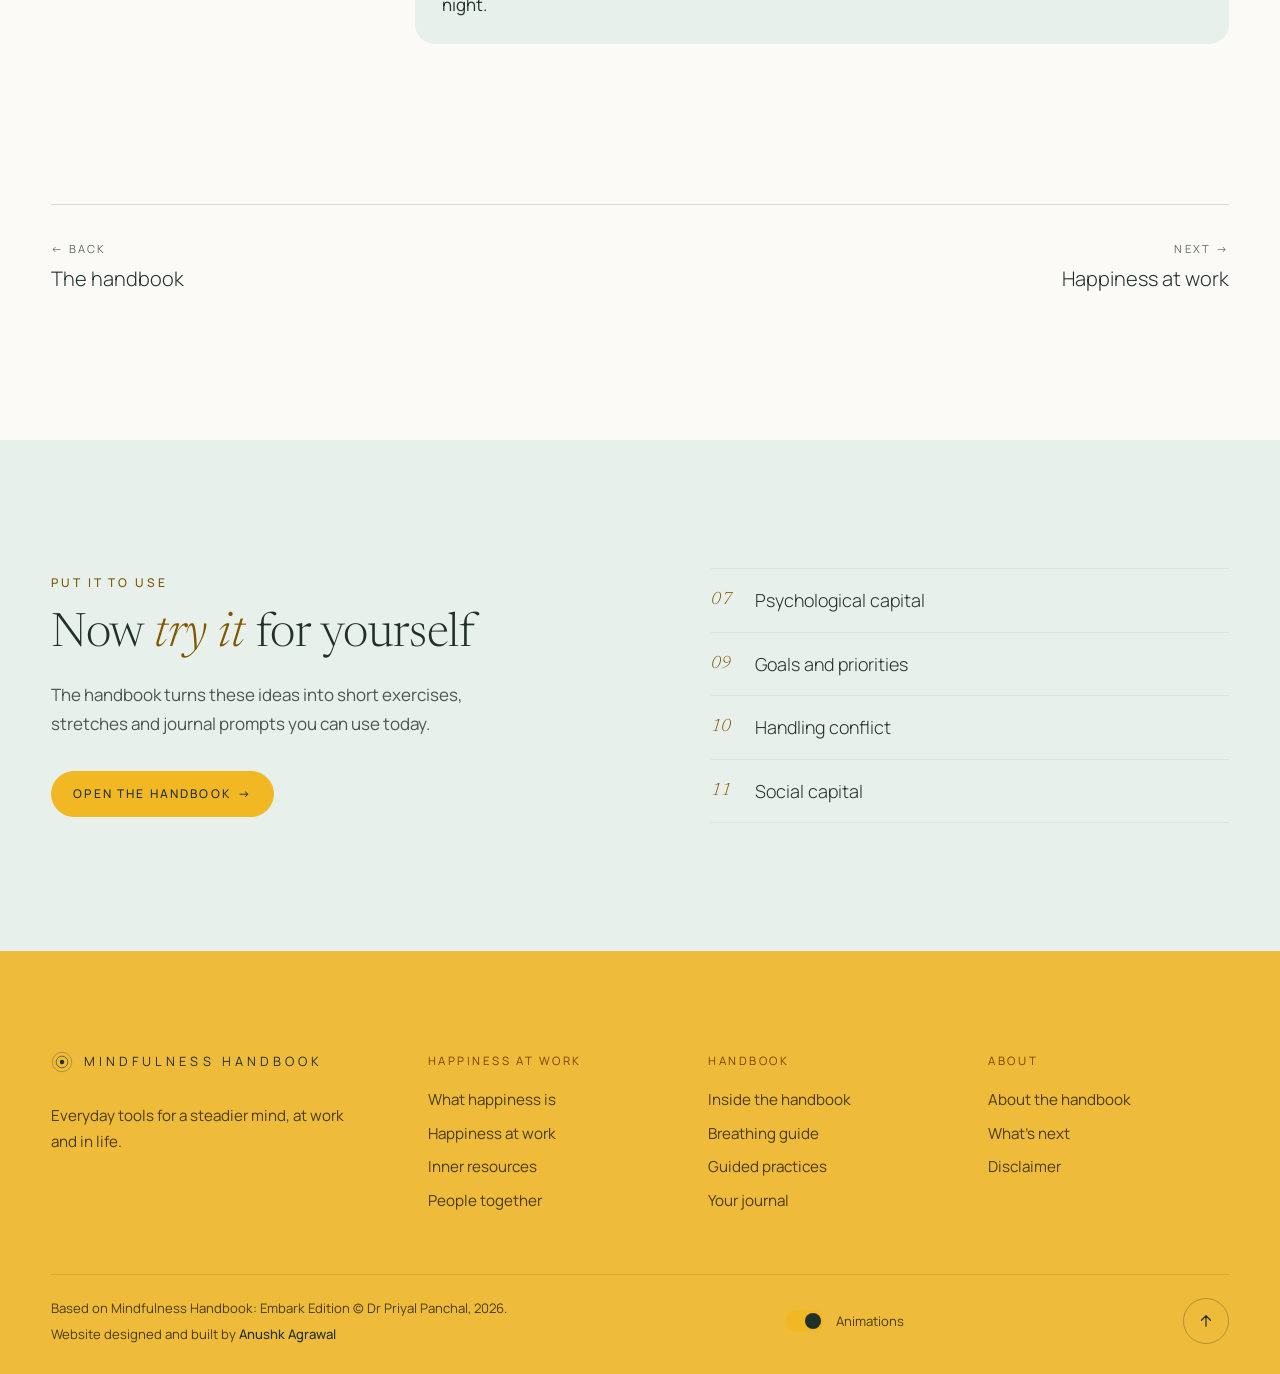
<file: happiness-at-work.html>
<!doctype html>
<html lang="en">
<head>
  <meta charset="utf-8">
  <meta name="viewport" content="width=device-width, initial-scale=1">
  <title>Happiness at Work</title>
  <meta name="description" content="The main theories of well-being, motivation and teamwork, with practical activities.">
  <meta name="theme-color" content="#f2f1ea">
  <!-- Preview: keep it out of search results. Remove this line at launch. -->
  <meta name="robots" content="noindex">
  <link rel="preconnect" href="https://fonts.googleapis.com">
  <link rel="preconnect" href="https://fonts.gstatic.com" crossorigin>
  <link rel="stylesheet" href="https://fonts.googleapis.com/css2?family=Manrope:wght@300..700&family=Newsreader:ital,opsz,wght@0,6..72,300..600;1,6..72,300..600&display=swap">
  <link rel="stylesheet" href="css/styles.css?v=12">
  <script>
    /* set before first paint: JS on, and calm mode from the OS setting or the footer switch */
    (function () {
      var d = document.documentElement, pref = null;
      d.classList.add("js");
      if (!d.lang) d.lang = "en";
      try { pref = localStorage.getItem("mindfulness-handbook-motion"); } catch (e) {}
      var osReduce = window.matchMedia && window.matchMedia("(prefers-reduced-motion: reduce)").matches;
      if (pref === "reduced" || (pref !== "full" && osReduce)) d.classList.add("reduce-motion");
    })();
  </script>
</head>
<body>
  <a class="skip-link" href="#main">Skip to content</a>
  <div class="progress" aria-hidden="true"><span data-progress></span></div>

  <!-- ============ Header ============ -->
  <header class="site-header" data-header>
    <button class="icon-btn menu-toggle" type="button" aria-expanded="false" aria-controls="site-menu" aria-label="Open menu" data-menu-toggle>
      <span class="burger" aria-hidden="true"><span></span><span></span></span>
    </button>
    <a class="wordmark" href="index.html">
      <svg class="wordmark__mark" viewBox="0 0 32 32" aria-hidden="true"><circle cx="16" cy="16" r="3.2" fill="currentColor"/><circle cx="16" cy="16" r="8.5" fill="none" stroke="currentColor" stroke-width="1.2" opacity=".7"/><circle cx="16" cy="16" r="14.2" fill="none" stroke="currentColor" stroke-width="1" opacity=".4"/></svg>
      <span data-bind="meta.title">Mindfulness Handbook</span>
    </a>
    <button class="pill pill--sm header-breathe" type="button" data-open-practice="one-minute">
      <span class="dot" aria-hidden="true"></span>Breathe
    </button>
  </header>

  <!-- ============ Full-screen menu ============ -->
  <nav id="site-menu" class="menu" aria-label="Site" data-menu inert>
    <div class="menu__inner">
      <ul class="menu__primary">
        <li style="--i:0"><a href="index.html">The handbook</a></li>
        <li style="--i:1"><a href="index.html#inside">Inside the handbook</a></li>
        <li style="--i:2"><a href="index.html#practice">Practise</a></li>
        <li style="--i:3"><a href="index.html#reflect">Your journal</a></li>
        <li style="--i:4"><a href="#top">Happiness at Work</a></li>
      </ul>
      <div class="menu__side">
        <p class="eyebrow">On this page</p>
        <ol class="menu__chapters" data-menu-chapters></ol>
        <button class="pill pill--solid" type="button" data-open-practice="one-minute">Take one mindful minute</button>
      </div>
    </div>
  </nav>

  <main id="main">
    <!-- ============ Hero ============ -->
    <section class="hero hero--compact" id="top" aria-labelledby="hero-title" data-hero>
      <div class="hero__sky" aria-hidden="true">
        <span class="blob blob--1"></span><span class="blob blob--2"></span><span class="blob blob--3"></span>
      </div>
      <div class="hero__scene" data-hero-scene></div>
      <div class="hero__content">
        <p class="eyebrow hero__eyebrow intro" style="--d:.1s" data-bind="theories.hero.eyebrow">The ideas behind the handbook</p>
        <h1 class="display hero__title" id="hero-title" data-hero-title>What helps people thrive at work?</h1>
        <p class="hero__lead intro" style="--d:.7s" data-bind="theories.hero.lead"></p>
      </div>
    </section>

    <!-- ============ Parts, one at a time ============ -->
    <section class="reader theory" id="read" aria-label="Theories" data-theories>
      <div class="container">
        <nav class="parts" aria-label="Parts of this page" data-parts></nav>
        <div class="theory__stage" data-parts-anchor>
          <article class="chapter" data-part-pane></article>
          <nav class="pager" aria-label="Previous and next part" data-part-pager></nav>
        </div>
      </div>
      <div class="print-chapters" data-print-chapters></div>
    </section>

    <!-- ============ Back to the handbook ============ -->
    <section class="theory-band" aria-labelledby="theory-cta-title">
      <div class="container theory-band__inner">
        <div>
          <p class="eyebrow" data-reveal>Put it to use</p>
          <h2 class="h2" id="theory-cta-title" data-bind-rich="theories.cta.heading" data-reveal style="--i:1"></h2>
          <p data-bind="theories.cta.text" data-reveal style="--i:2"></p>
          <a class="pill pill--solid" href="index.html#chapter-1" data-reveal style="--i:3">Open the handbook <span class="arrow" aria-hidden="true">→</span></a>
        </div>
        <ul class="theory-band__list" data-reveal style="--i:2">
          <li><a href="index.html#chapter-7"><span>07</span>Psychological capital</a></li>
          <li><a href="index.html#chapter-9"><span>09</span>Goals and priorities</a></li>
          <li><a href="index.html#chapter-10"><span>10</span>Handling conflict</a></li>
          <li><a href="index.html#chapter-11"><span>11</span>Social capital</a></li>
        </ul>
      </div>
    </section>
  </main>

  <!-- ============ Footer ============ -->
  <footer class="site-footer">
    <div class="container footer__grid">
      <div class="footer__brand">
        <a class="wordmark wordmark--light" href="index.html">
          <svg class="wordmark__mark" viewBox="0 0 32 32" aria-hidden="true"><circle cx="16" cy="16" r="3.2" fill="currentColor"/><circle cx="16" cy="16" r="8.5" fill="none" stroke="currentColor" stroke-width="1.2" opacity=".7"/><circle cx="16" cy="16" r="14.2" fill="none" stroke="currentColor" stroke-width="1" opacity=".4"/></svg>
          <span data-bind="meta.title">Mindfulness Handbook</span>
        </a>
        <p data-bind="footer.blurb"></p>
      </div>
      <nav aria-label="This page (footer)">
        <p class="footer__title">Happiness at Work</p>
        <ul class="footer__list" data-footer-chapters></ul>
      </nav>
      <nav aria-label="Handbook (footer)">
        <p class="footer__title">Handbook</p>
        <ul class="footer__list">
          <li><a href="index.html#inside">Inside the handbook</a></li>
          <li><a href="index.html#practice">Breathing guide</a></li>
          <li><a href="index.html#practices">Guided practices</a></li>
          <li><a href="index.html#reflect">Your journal</a></li>
        </ul>
      </nav>
      <nav aria-label="About (footer)">
        <p class="footer__title">About</p>
        <ul class="footer__list">
          <li><a href="index.html#about">About the handbook</a></li>
          <li><a href="index.html#feedback">What's next</a></li>
          <li><a href="index.html#disclaimer-title">Disclaimer</a></li>
        </ul>
      </nav>
    </div>
    <div class="container footer__bottom">
      <div class="footer__credits">
        <p data-copyright></p>
        <p data-bind-rich="footer.credit"></p>
      </div>
      <button class="motion-toggle" type="button" role="switch" aria-checked="true" data-motion-toggle>
        <span class="motion-toggle__track" aria-hidden="true"><span></span></span>
        <span>Animations</span>
      </button>
      <a class="icon-btn icon-btn--light" href="#top" aria-label="Back to top">
        <svg viewBox="0 0 24 24" width="18" height="18" aria-hidden="true"><path d="M12 19V5M6 11l6-6 6 6" fill="none" stroke="currentColor" stroke-width="1.6" stroke-linecap="round" stroke-linejoin="round"/></svg>
      </a>
    </div>
  </footer>

  <!-- ============ Guided practice player ============ -->
  <div class="overlay" role="dialog" aria-modal="true" aria-labelledby="ov-title" data-overlay inert>
    <div class="overlay__bg" aria-hidden="true"></div>
    <div class="overlay__top">
      <p class="eyebrow eyebrow--light" data-ov-meta></p>
      <button class="icon-btn icon-btn--light" type="button" aria-label="Close practice" data-ov-close>
        <svg viewBox="0 0 24 24" width="18" height="18" aria-hidden="true"><path d="M6 6l12 12M18 6L6 18" fill="none" stroke="currentColor" stroke-width="1.6" stroke-linecap="round"/></svg>
      </button>
    </div>
    <div class="overlay__center">
      <h2 class="overlay__title" id="ov-title" data-ov-title></h2>
      <div class="ov-orb" aria-hidden="true">
        <svg class="ov-ring" viewBox="0 0 120 120"><circle class="ov-ring__track" cx="60" cy="60" r="56"/><circle class="ov-ring__bar" cx="60" cy="60" r="56" data-ov-ring/></svg>
        <span class="ov-orb__glow"></span>
        <span class="ov-orb__core"></span>
      </div>
      <p class="overlay__step" data-ov-step aria-live="polite"></p>
    </div>
    <div class="overlay__controls">
      <button class="pill pill--light" type="button" data-ov-toggle>Pause</button>
      <button class="pill pill--ghost-light" type="button" data-ov-restart>Restart</button>
      <span class="overlay__time" data-ov-time aria-label="Time remaining">0:00</span>
    </div>
  </div>

  <div class="toast" role="status" aria-live="polite" data-toast></div>

  <script src="js/content.js?v=12"></script>
  <script src="js/theories.js?v=12"></script>
  <script src="js/art.js?v=12"></script>
  <script src="js/app.js?v=12"></script>
</body>
</html>
</file>
<file: css/styles.css>
/* ==========================================================================
   MINDFULNESS HANDBOOK — styles
   Design language: linen and mint canvas, marigold and gold accents,
   Newsreader serif headings + Manrope body, pill buttons, arch frames, slow motion.
   See DESIGN.md for the full system.
   ========================================================================== */

/* ---------- 1. Tokens ---------- */
:root {
  /* surfaces */
  --paper: #fbfaf6;
  --cream: #f2f1ea;
  --cream-2: #e7e7dc;
  --blush: #e8f0eb;
  --blush-2: #d5e5dc;
  --rose: #93bfad;

  /* accents */
  --terracotta: #f2b824;   /* marigold: fills, bars, rings (ink text on it 7.6:1) */
  --accent-ink: #805600;   /* deep gold: accent words, links, numerals on light surfaces (5.7:1 on linen) */
  --sun: #f5c94f;          /* the about band */
  --terra-ink: #7a5300;   /* small gold text: eyebrows, labels (6:1 on linen) */    /* small text on cream (5.1:1), deep panels */
  --terra-deep: #dfa10f;  /* hover / pressed on a marigold fill */   /* pressed / hover on solid */
  --clay-light: #7a4100;  /* accent words on the yellow bands */   /* accent on dark surfaces */
  --olive: #6f7a4a;
  --sage: #c5cdb0;
  --sand: #e8d6aa;
  --gold: #d39a3e;

  /* text */
  --ink: #22302b;          /* headings (11.3:1 on cream) */
  --ink-soft: #4a5752;     /* body (6.6:1 on cream) */
  --muted: #5f6d67;        /* captions (4.8:1 on cream) */
  --line: #d8dccf;

  /* dark world */
  --dusk: #f7d66e;        /* warm yellow band: breathing guide, quizzes */
  --charcoal: #eebb3a;    /* deeper golden: footer, band gradients */
  --on-dark: #22302b;     /* text on the yellow bands (7.7:1 or more) */
  --on-dark-soft: #4a3c10; /* secondary text on the yellow bands (6:1 or more) */

  /* type */
  --sans: "Manrope", ui-sans-serif, system-ui, -apple-system, "Segoe UI", Roboto, sans-serif;
  --serif: "Newsreader", ui-serif, Georgia, "Times New Roman", serif;

  /* motion */
  --ease: cubic-bezier(.22, .61, .36, 1);
  --ease-in-out: cubic-bezier(.65, 0, .35, 1);
  --breath: cubic-bezier(.45, 0, .55, 1);

  /* layout */
  --page-pad: clamp(16px, 4vw, 72px);
  --section-pad: clamp(72px, 10vw, 144px);
  --max: 1240px;
  --header-h: 72px;
  /* safe-area insets: 0 in browsers, set by phone apps that draw under the system bars */
  --safe-top: env(safe-area-inset-top, 0px);
  --safe-bottom: env(safe-area-inset-bottom, 0px);
  --rail-top: calc(var(--header-h) + 20px + var(--safe-top));

  /* shape + depth */
  --r-card: 24px;
  --r-arch: 999px 999px 24px 24px;
  --shadow-soft: 0 1px 2px rgba(34, 48, 43, .05), 0 18px 40px -18px rgba(34, 48, 43, .25);
}

html.header-hidden { --rail-top: calc(20px + var(--safe-top)); }

@media (max-width: 860px) {
  :root { --header-h: 60px; }
}

/* ---------- 2. Base ---------- */
*, *::before, *::after { box-sizing: border-box; }

html {
  scroll-behavior: smooth;
  -webkit-text-size-adjust: 100%;
  text-size-adjust: 100%;
}
@media (prefers-reduced-motion: reduce) {
  html:not(.js) { scroll-behavior: auto; }
}

body {
  margin: 0;
  background: var(--cream);
  color: var(--ink-soft);
  font-family: var(--sans);
  font-size: 1.0625rem;
  line-height: 1.7;
  font-weight: 400;
  -webkit-font-smoothing: antialiased;
  text-rendering: optimizeLegibility;
}

body.menu-open,
body.overlay-open { overflow: hidden; }

/* paints the strip under a phone's status bar (0 tall in browsers) so content never scrolls into it */
body::before {
  content: "";
  position: fixed;
  inset: 0 0 auto;
  z-index: 55;
  height: var(--safe-top);
  background: var(--cream);
  pointer-events: none;
}

[hidden] { display: none !important; } /* so the hidden attribute always beats a component's own display */

img, svg { display: block; max-width: 100%; }
p { margin: 0; }
p + p { margin-top: 1.1em; }

h1, h2, h3, h4 {
  margin: 0;
  color: var(--ink);
  font-family: var(--serif);
  font-weight: 300;
  letter-spacing: -.01em;
  text-wrap: balance;
}

em {
  font-family: var(--serif);
  font-style: italic;
  font-weight: 300;
  letter-spacing: 0;
}

p em, li em { font-weight: 400; }

strong { font-weight: 500; color: var(--ink); }

a { color: inherit; }

::selection { background: var(--blush-2); color: var(--ink); }

:focus-visible {
  outline: 2px solid var(--accent-ink);
  outline-offset: 3px;
}
/* a whole section that receives focus after an in-page jump doesn't need a frame round it */
section[tabindex="-1"]:focus, h2[tabindex="-1"]:focus { outline: none; }

.skip-link {
  position: fixed;
  left: 16px;
  top: -60px;
  z-index: 100;
  padding: .7rem 1.1rem;
  border-radius: 999px;
  background: var(--ink);
  color: var(--paper);
  text-decoration: none;
  transition: top .3s var(--ease);
}
.skip-link:focus { top: 16px; }

.container {
  width: min(var(--max), 100% - 2 * var(--page-pad));
  margin-inline: auto;
}

/* ---------- 3. Type roles ---------- */
.eyebrow {
  margin: 0 0 1.1rem;
  font-size: .75rem;
  font-weight: 500;
  line-height: 1.4;
  letter-spacing: .24em;
  text-transform: uppercase;
  text-wrap: balance;
  color: var(--terra-ink);
}
.eyebrow--light { color: var(--clay-light); }
.eyebrow--onclay { color: var(--on-dark-soft); }

.display {
  font-size: clamp(2.6rem, 6.6vw, 5.9rem);
  line-height: 1.04;
  font-weight: 300;
  letter-spacing: -.025em;
}
.display em { font-size: 1.05em; color: var(--accent-ink); }

.h2 {
  font-size: clamp(1.9rem, 3.7vw, 3.15rem);
  line-height: 1.12;
  font-weight: 300;
}
.h2 em { color: var(--accent-ink); }
.h2--light { color: var(--on-dark); }
.h2--light em { color: var(--clay-light); }

.script {
  display: block;
  font-family: var(--serif);
  font-style: italic;
  font-weight: 300;
  line-height: 1;
}

.script-line {
  margin-top: 1.6rem !important;
  font-size: 1.35rem;
  color: var(--ink);
}

.section-head {
  max-width: 760px;
  margin: 0 auto clamp(44px, 6vw, 76px);
  text-align: center;
}
.section-head__lead {
  max-width: 56ch;
  margin: 1.3rem auto 0;
}

/* ---------- 4. Buttons ---------- */
.pill {
  display: inline-flex;
  align-items: center;
  justify-content: center;
  gap: .6em;
  min-height: 46px;
  padding: .85em 1.75em;
  border: 1px solid currentColor;
  border-radius: 999px;
  background: transparent;
  color: var(--ink-soft);
  font: 500 .75rem/1 var(--sans);
  letter-spacing: .18em;
  text-transform: uppercase;
  text-decoration: none;
  white-space: nowrap;
  cursor: pointer;
  transition: background-color .4s var(--ease), color .4s var(--ease), border-color .4s var(--ease), transform .4s var(--ease);
}
.pill:hover {
  background: var(--terracotta);
  border-color: var(--terracotta);
  color: var(--ink);
}
.pill:active { transform: scale(.97); }
.pill .arrow { display: inline-block; transition: transform .4s var(--ease); }
.pill:hover .arrow { transform: translateX(4px); }

.pill--sm { min-height: 40px; padding: .7em 1.25em; }

.pill--solid {
  background: var(--terracotta);
  border-color: var(--terracotta);
  color: var(--ink);
}
.pill--solid:hover { background: var(--terra-deep); border-color: var(--terra-deep); }

.pill--light { color: var(--on-dark); border-color: rgba(34, 48, 43, .7); }
.pill--light:hover { background: var(--on-dark); border-color: var(--on-dark); color: var(--terra-ink); }

.pill--ghost-light { color: var(--on-dark-soft); border-color: rgba(34, 48, 43, .25); }
.pill--ghost-light:hover { background: rgba(34, 48, 43, .12); border-color: rgba(34, 48, 43, .45); color: var(--on-dark); }

.pill[aria-disabled="true"] { opacity: .55; cursor: default; pointer-events: none; }

.icon-btn {
  display: inline-grid;
  place-items: center;
  width: 46px;
  height: 46px;
  padding: 0;
  border: 1px solid transparent;
  border-radius: 50%;
  background: transparent;
  color: var(--ink);
  cursor: pointer;
  transition: background-color .4s var(--ease), border-color .4s var(--ease), color .4s var(--ease);
}
.icon-btn:hover { border-color: var(--line); background: rgba(251, 250, 246, .6); }
.icon-btn--light { color: var(--on-dark); border-color: rgba(34, 48, 43, .3); }
.icon-btn--light:hover { background: var(--on-dark); color: var(--charcoal); border-color: var(--on-dark); }

.text-btn {
  min-height: 46px;
  padding: 0 .6rem;
  border: 0;
  background: none;
  color: var(--muted);
  font: 400 .9rem/1 var(--sans);
  text-decoration: underline;
  text-underline-offset: 4px;
  cursor: pointer;
}
.text-btn:hover { color: var(--terra-ink); }
.text-btn.is-armed { color: var(--terra-ink); font-weight: 500; text-decoration: underline; text-underline-offset: 4px; }

.text-link {
  display: inline-block;
  margin-top: .9rem;
  color: var(--terra-ink);
  font-size: .78rem;
  font-weight: 500;
  letter-spacing: .16em;
  text-transform: uppercase;
  text-decoration: none;
  border-bottom: 1px solid currentColor;
  padding-bottom: 2px;
}

/* ---------- 5. Progress + header ---------- */
.progress {
  position: fixed;
  inset: 0 0 auto;
  z-index: 60;
  height: 2px;
  pointer-events: none;
}
.progress span {
  display: block;
  height: 100%;
  background: var(--terracotta);
  transform: scaleX(0);
  transform-origin: left;
}

.site-header {
  position: fixed;
  inset: 0 0 auto;
  z-index: 50;
  height: calc(var(--header-h) + var(--safe-top));
  display: grid;
  grid-template-columns: 1fr auto 1fr;
  align-items: center;
  padding: var(--safe-top) var(--page-pad) 0;
  transition: background-color .5s var(--ease), box-shadow .5s var(--ease), transform .6s var(--ease);
}
.site-header.is-scrolled {
  background: rgba(242, 241, 234, .86);
  -webkit-backdrop-filter: saturate(1.2) blur(14px);
  backdrop-filter: saturate(1.2) blur(14px);
  box-shadow: 0 1px 0 var(--line);
}
.site-header.is-hidden { transform: translateY(-100%); }
body.menu-open .site-header { background: transparent; box-shadow: none; transform: none; }
.site-header > :first-child { justify-self: start; }
.site-header > :last-child { justify-self: end; }

.burger { position: relative; display: block; width: 22px; height: 10px; }
.burger span {
  position: absolute;
  left: 0;
  width: 100%;
  height: 1.5px;
  border-radius: 2px;
  background: currentColor;
  transition: transform .5s var(--ease), top .5s var(--ease);
}
.burger span:first-child { top: 0; }
.burger span:last-child { top: 8.5px; }
body.menu-open .burger span:first-child { top: 4.25px; transform: rotate(45deg); }
body.menu-open .burger span:last-child { top: 4.25px; transform: rotate(-45deg); }

.wordmark {
  display: inline-flex;
  align-items: center;
  gap: .65rem;
  color: var(--accent-ink);
  font-size: .8rem;
  font-weight: 400;
  letter-spacing: .32em;
  text-transform: uppercase;
  text-decoration: none;
  white-space: nowrap;
}
.wordmark__mark { width: 22px; height: 22px; transition: transform 1.2s var(--ease); }
.wordmark:hover .wordmark__mark { transform: rotate(90deg) scale(1.08); }
.wordmark--light { color: var(--on-dark); }

.header-breathe .dot {
  width: 7px;
  height: 7px;
  border-radius: 50%;
  background: var(--terracotta);
  animation: dotBreath 6s var(--breath) infinite;
}
.header-breathe:hover .dot { background: #fff; }
@keyframes dotBreath {
  0%, 100% { transform: scale(.7); opacity: .6; }
  40% { transform: scale(1.25); opacity: 1; }
}

/* ---------- 6. Menu ---------- */
.menu {
  position: fixed;
  inset: 0;
  z-index: 45;
  display: grid;
  place-items: center;
  padding: calc(var(--header-h) + 24px + var(--safe-top)) var(--page-pad) calc(48px + var(--safe-bottom));
  overflow-y: auto;
  background:
    radial-gradient(900px 600px at 85% 10%, var(--blush) 0%, transparent 60%),
    var(--cream);
  opacity: 0;
  visibility: hidden;
  transition: opacity .55s var(--ease), visibility .55s;
}
.menu.is-open { opacity: 1; visibility: visible; }

.menu__inner {
  width: min(1100px, 100%);
  display: grid;
  grid-template-columns: 1.3fr 1fr;
  gap: clamp(32px, 6vw, 96px);
  align-items: start;
}
.menu__primary { list-style: none; margin: 0; padding: 0; }
.menu__primary a {
  display: inline-block;
  padding: .12em 0;
  color: var(--ink);
  font-size: clamp(2rem, 4.6vw, 3.4rem);
  font-weight: 300;
  line-height: 1.2;
  text-decoration: none;
  opacity: 0;
  transform: translateY(26px);
  transition: transform .8s var(--ease), opacity .8s var(--ease), color .3s var(--ease);
  transition-delay: calc(var(--i) * 60ms + 120ms), calc(var(--i) * 60ms + 120ms), 0s;
}
.menu.is-open .menu__primary a { opacity: 1; transform: none; }
.menu__primary a:hover { color: var(--accent-ink); }

.menu__side { padding-top: 1rem; }
.menu__chapters {
  margin: 0 0 2rem;
  padding: 0;
  list-style: none;
  counter-reset: ch;
}
.menu__chapters li { counter-increment: ch; border-bottom: 1px solid var(--line); }
.menu__chapters a {
  display: flex;
  gap: 1rem;
  padding: .85rem 0;
  color: var(--ink-soft);
  text-decoration: none;
  transition: color .3s, padding-left .5s var(--ease);
}
.menu__chapters a::before {
  content: counter(ch, decimal-leading-zero);
  font-family: var(--serif);
  font-style: italic;
  color: var(--accent-ink);
}
.menu__chapters a:hover { color: var(--ink); padding-left: .4rem; }

/* ---------- 7. Hero ---------- */
.hero {
  position: relative;
  isolation: isolate;
  min-height: 100svh;
  display: grid;
  place-items: center;
  padding: calc(var(--header-h) + 32px) var(--page-pad) clamp(150px, 24vh, 240px);
  overflow: hidden;
  text-align: center;
  background: linear-gradient(180deg, #d7e9e0 0%, #e8f0eb 36%, #f2f1ea 68%, #e8e8dc 100%);
}

.hero__sky { position: absolute; inset: 0; z-index: -2; pointer-events: none; }
.blob {
  position: absolute;
  border-radius: 50%;
  filter: blur(70px);
  opacity: .6;
  animation: drift 24s var(--ease-in-out) infinite alternate;
}
.blob--1 { width: 44vw; height: 44vw; left: -12vw; top: -10vw; background: #b9dccc; }
.blob--2 { width: 34vw; height: 34vw; right: -8vw; top: 8vh; background: #f4dfb3; animation-duration: 30s; }
.blob--3 { width: 28vw; height: 28vw; left: 34vw; bottom: 4vh; background: #d3e2e6; animation-duration: 36s; }
@keyframes drift {
  to { transform: translate3d(4vw, 3vh, 0) scale(1.1); }
}

.hero__scene {
  position: absolute;
  inset: auto 0 0;
  z-index: -1;
  height: min(48vh, 430px);
  pointer-events: none;
}
.hero-scene { width: 100%; height: 100%; }
.hs-sun { animation: sunrise 3s var(--ease) .2s both; }
.hs-hill { transform: translate3d(0, calc(var(--hero-shift, 0) * var(--k) * 1px), 0); }
.hs-hill--1 { --k: .10; }
.hs-hill--2 { --k: .16; }
.hs-hill--3 { --k: .22; }
.hs-hill--4 { --k: 0; }
@keyframes sunrise {
  from { transform: translateY(110px); opacity: 0; }
}

.hero__content {
  position: relative;
  max-width: 980px;
  transform: translate3d(0, calc(var(--hero-shift, 0) * .28px), 0);
  opacity: calc(1 - var(--hero-shift, 0) / 700);
}
.hero__eyebrow { margin-bottom: 1.6rem; }
.hero__title .line {
  display: block;
  overflow: hidden;
  padding: 0 .06em .1em;
  margin-bottom: -.1em;
}
.hero__title .line > span {
  display: inline-block;
  transform: translateY(108%);
  animation: rise 1.25s var(--ease) forwards;
  animation-delay: calc(.25s + var(--i) * .14s);
}
@keyframes rise { to { transform: none; } }

.hero__lead {
  max-width: 54ch;
  margin: 1.8rem auto 0;
  color: var(--ink-soft);
  font-size: clamp(1.05rem, 1.4vw, 1.2rem);
  font-weight: 300;
}

.intro {
  opacity: 0;
  transform: translateY(16px);
  animation: fadeUp 1.1s var(--ease) forwards;
  animation-delay: var(--d, 0s);
}
@keyframes fadeUp { to { opacity: 1; transform: none; } }

.breath-btn {
  display: inline-flex;
  flex-direction: column;
  align-items: center;
  gap: 1.1rem;
  margin-top: 2.6rem;
  padding: 0;
  border: 0;
  background: none;
  color: var(--ink);
  font: 500 .72rem/1.3 var(--sans);
  letter-spacing: .26em;
  text-transform: uppercase;
  cursor: pointer;
}
.breath-btn__orb {
  position: relative;
  display: grid;
  place-items: center;
  width: 78px;
  height: 78px;
  border-radius: 50%;
  color: var(--accent-ink);
  background: rgba(251, 250, 246, .6);
  border: 1px solid rgba(191, 135, 6, .55);
  -webkit-backdrop-filter: blur(6px);
  backdrop-filter: blur(6px);
  transition: transform .6s var(--ease), background-color .6s var(--ease), color .6s var(--ease);
}
.breath-btn__orb svg { margin-left: 3px; }
.breath-btn__orb .ring {
  position: absolute;
  inset: -1px;
  border: 1px solid var(--terracotta);
  border-radius: 50%;
  opacity: 0;
  animation: pulse 3.9s var(--ease) infinite;
}
.breath-btn__orb .ring:nth-child(2) { animation-delay: 1.3s; }
.breath-btn__orb .ring:nth-child(3) { animation-delay: 2.6s; }
@keyframes pulse {
  0% { transform: scale(1); opacity: .65; }
  100% { transform: scale(2.2); opacity: 0; }
}
.breath-btn:hover .breath-btn__orb { transform: scale(1.07); background: var(--terracotta); color: var(--ink); }

.scroll-cue {
  position: absolute;
  left: 50%;
  bottom: 18px;
  width: 44px;
  height: 52px;
  translate: -50% 0;
  display: grid;
  justify-items: center;
}
.scroll-cue span {
  position: relative;
  width: 1px;
  height: 40px;
  background: rgba(251, 250, 246, .45);
  overflow: hidden;
}
.scroll-cue span::after {
  content: "";
  position: absolute;
  left: 0;
  top: -40%;
  width: 1px;
  height: 40%;
  background: #fff;
  animation: cue 2.4s var(--ease-in-out) infinite;
}
@keyframes cue { to { top: 100%; } }

/* ---------- 9. Grain + generated art ---------- */
.grain { position: relative; }
.grain::after {
  content: "";
  position: absolute;
  inset: 0;
  z-index: 2;
  pointer-events: none;
  opacity: .22;
  mix-blend-mode: multiply;
  background-image: url("data:image/svg+xml;utf8,<svg xmlns='http://www.w3.org/2000/svg' width='180' height='180'><filter id='n'><feTurbulence type='fractalNoise' baseFrequency='.85' numOctaves='2' stitchTiles='stitch'/><feColorMatrix values='0 0 0 0 0.2  0 0 0 0 0.16  0 0 0 0 0.14  0 0 0 .55 0'/></filter><rect width='100%25' height='100%25' filter='url(%23n)'/></svg>");
}

.art { width: 100%; height: 100%; }
.art * { transform-box: view-box; }

/* hover choreography — each illustration "breathes" a little */
.a-rings { transform-origin: 200px 300px; transition: transform 1.6s var(--ease); }
.a-pebble { transform-origin: 200px 300px; transition: transform 1.2s var(--ease); }
.a-w { transition: transform 1.8s var(--ease); }
.a-sun { transition: transform 1.6s var(--ease); }
.a-top { transition: transform 1.2s var(--ease); }
.a-c { transition: transform 2s var(--ease); }
.a-leaf { transform-origin: 200px 430px; transition: transform 1.6s var(--ease); }
.a-refs { transform-origin: 200px 340px; transition: transform 1.6s var(--ease); }
.a-trail { transition: stroke-dashoffset 2.4s var(--ease); }
.a-moon { transition: transform 1.8s var(--ease); }
.a-star { animation: twinkle 3.6s var(--ease-in-out) infinite; animation-delay: var(--d, 0s); }
.a-arches { transform-origin: 200px 500px; transition: transform 1.6s var(--ease); }
.a-pane { transform-origin: 126px 170px; transition: transform 1.4s var(--ease); }
.a-span { transition: transform 1.6s var(--ease); }
.a-node { transition: transform 1.4s var(--ease); }
.a-page { transform-origin: 200px 310px; transition: transform 1.6s var(--ease); }
@keyframes twinkle { 50% { opacity: .35; } }

.has-art:hover .a-rings { transform: scale(1.12); }
.has-art:hover .a-pebble { transform: scale(.8); }
.has-art:hover .a-w1 { transform: translateX(-46px); }
.has-art:hover .a-w2 { transform: translateX(36px); }
.has-art:hover .a-w3 { transform: translateX(-28px); }
.has-art:hover .a-w4 { transform: translateX(22px); }
.has-art:hover .a-sun { transform: translateY(-18px); }
.has-art:hover .a-top { transform: translateY(-9px); }
.has-art:hover .a-c1 { transform: translateX(26px); }
.has-art:hover .a-c2 { transform: translateX(-22px); }
.has-art:hover .a-c3 { transform: translateX(18px); }
.has-art:hover .a-leaf { transform: rotate(9deg); }
.has-art:hover .a-refs { transform: scaleX(1.18); }
.has-art:hover .a-trail { stroke-dashoffset: -120; }
.has-art:hover .a-moon { transform: translate(-8px, -6px); }
.has-art:hover .a-arches { transform: scale(1.04); }
.has-art:hover .a-pane { transform: scale(1.08); }
.has-art:hover .a-span--l { transform: translateX(8px); }
.has-art:hover .a-span--r { transform: translateX(-8px); }
.has-art:hover .a-node { transform: scale(1.22); }
.has-art:hover .a-page { transform: scaleX(.84); }

/* ---------- 10. Welcome (split) ---------- */
.welcome {
  display: grid;
  grid-template-columns: 1fr 1fr;
  background: var(--blush);
}
.welcome__media {
  position: relative;
  min-height: clamp(440px, 58vw, 780px);
  overflow: hidden;
}
.welcome__art { position: absolute; inset: 0; }
.welcome__art .art { position: absolute; inset: 0; }
.welcome__media::before {
  content: "";
  position: absolute;
  inset: 0;
  z-index: 1;
  background: linear-gradient(to top, rgba(255, 247, 222, .5) 0%, rgba(255, 247, 222, 0) 45%);
}
.welcome__overlay {
  position: absolute;
  z-index: 3;
  left: clamp(24px, 4vw, 56px);
  bottom: clamp(28px, 4vw, 60px);
  margin: 0;
  color: var(--ink);
}
.welcome__overlay .script { font-size: clamp(2.1rem, 3.6vw, 3.2rem); }
.welcome__overlay-large {
  display: block;
  font-size: clamp(2.1rem, 3.6vw, 3.2rem);
  font-weight: 300;
  line-height: 1.1;
}
.welcome__body {
  align-self: center;
  max-width: 660px;
  padding: var(--section-pad) var(--page-pad);
}
.welcome__body .h2 { font-size: clamp(1.7rem, 2.7vw, 2.4rem); line-height: 1.22; }
.welcome__text { margin-top: 1.8rem; }
.welcome__body .pill { margin-top: 2.2rem; }

/* ---------- 11. Inside: stats + chapter grid ---------- */
.inside {
  padding: var(--section-pad) 0;
  background:
    radial-gradient(1100px 620px at 50% 0%, var(--blush) 0%, rgba(232, 240, 235, 0) 62%),
    var(--cream);
}

.stats {
  display: flex;
  justify-content: center;
  gap: clamp(14px, 4vw, 48px);
  margin: 0 0 clamp(56px, 7vw, 96px);
  padding: 0;
  list-style: none;
}
.stat {
  display: grid;
  place-content: center;
  width: clamp(104px, 12vw, 142px);
  aspect-ratio: 1;
  border: 1px solid var(--line);
  border-radius: 50%;
  background: var(--paper);
  text-align: center;
}
.stat strong {
  display: block;
  font-family: var(--serif);
  font-style: italic;
  font-weight: 300;
  font-size: clamp(2rem, 3.2vw, 2.7rem);
  line-height: 1;
  color: var(--accent-ink);
}
.stat span {
  margin-top: .45rem;
  padding: 0 .6rem;
  font-size: .66rem;
  line-height: 1.3;
  letter-spacing: .18em;
  text-transform: uppercase;
  color: var(--muted);
}

.chapter-grid {
  display: grid;
  grid-template-columns: repeat(3, minmax(0, 1fr));
  gap: clamp(40px, 5vw, 64px) clamp(18px, 2.6vw, 36px);
  margin: 0;
  padding: 0;
  list-style: none;
}
.ch-card a {
  display: flex;
  flex-direction: column;
  align-items: center;
  height: 100%;
  color: inherit;
  text-align: center;
  text-decoration: none;
}
.ch-card__art {
  position: relative;
  width: 100%;
  aspect-ratio: 1;
  border-radius: var(--r-arch);
  overflow: hidden;
  isolation: isolate;
  transform: translateZ(0);
  box-shadow: 0 1px 0 rgba(34, 48, 43, .04);
}
.ch-card__art .art { transition: transform 1.4s var(--ease); }
.ch-card a:hover .ch-card__art .art { transform: scale(1.045); }
.ch-card__eyebrow {
  margin-top: 1.5rem;
  font-size: .7rem;
  letter-spacing: .22em;
  text-transform: uppercase;
  color: var(--muted);
}
.ch-card__title {
  margin-top: .55rem;
  font-size: .98rem;
  font-weight: 500;
  line-height: 1.45;
  letter-spacing: .15em;
  text-transform: uppercase;
  color: var(--terra-ink);
}
.ch-card__summary {
  max-width: 34ch;
  margin: .75rem auto 1.4rem;
  font-size: .96rem;
  line-height: 1.65;
  color: var(--ink-soft);
}
.ch-card .pill { margin-top: auto; }
.ch-card a:hover .pill { background: var(--terracotta); border-color: var(--terracotta); color: var(--ink); }
.ch-card a:hover .pill .arrow { transform: translateX(4px); }

/* ---------- 12. Reader ---------- */
.reader {
  padding: var(--section-pad) 0;
  background: var(--paper);
  border-top: 1px solid var(--line);
  overflow-x: clip; /* page turns slide chapters sideways; keep that inside the band (clip keeps the rail sticky) */
}
.reader__layout {
  display: grid;
  grid-template-columns: 270px minmax(0, 1fr);
  gap: clamp(32px, 7vw, 110px);
  align-items: start;
}
.reader__rail {
  position: sticky;
  top: var(--rail-top);
  max-height: calc(100vh - var(--rail-top) - 16px);
  overflow-y: auto;
  scrollbar-width: thin;
  transition: top .6s var(--ease);
}
.rail-group {
  padding: 1.1rem 0 .35rem 1.3rem;
  font-size: .68rem;
  font-weight: 500;
  letter-spacing: .2em;
  text-transform: uppercase;
  color: var(--terra-ink);
}
.rail-group:first-child { padding-top: .2rem; }
.reader__rail ol {
  margin: 0;
  padding: 0;
  list-style: none;
  border-left: 1px solid var(--line);
}
.rail-btn {
  position: relative;
  display: flex;
  gap: .9rem;
  width: 100%;
  min-height: 46px;
  padding: .65rem 0 .65rem 1.3rem;
  border: 0;
  background: none;
  color: var(--muted);
  font: 400 .95rem/1.4 var(--sans);
  text-align: left;
  cursor: pointer;
  transition: color .35s var(--ease);
}
.rail-btn::before {
  content: "";
  position: absolute;
  top: 0;
  bottom: 0;
  left: -1px;
  width: 2px;
  background: var(--terracotta);
  transform: scaleY(0);
  transform-origin: top;
  transition: transform .6s var(--ease);
}
.rail-btn:hover { color: var(--ink); }
.rail-btn[aria-current="true"] { color: var(--ink); }
.rail-btn[aria-current="true"]::before { transform: scaleY(1); }
.rail-btn__num { min-width: 1.6em; font-family: var(--serif); font-style: italic; color: var(--accent-ink); }

.reader__stage { max-width: 740px; min-width: 0; }
.reader__meta {
  display: flex;
  align-items: center;
  gap: 1rem;
  margin-bottom: 2.4rem;
  font-size: .7rem;
  letter-spacing: .2em;
  text-transform: uppercase;
  color: var(--muted);
}
.reader__bar { flex: 1; height: 2px; overflow: hidden; border-radius: 2px; background: var(--line); }
.reader__bar span {
  display: block;
  height: 100%;
  background: var(--terracotta);
  transform: scaleX(0);
  transform-origin: left;
  transition: transform .9s var(--ease);
}

.chapter { perspective: 1600px; }
.chapter__inner {
  transform-origin: left center;
  transition: opacity .45s var(--ease), transform .7s var(--ease), filter .45s var(--ease);
}
.chapter__inner.is-out-next { opacity: 0; transform: translateX(-30px) rotateY(7deg); filter: blur(3px); }
.chapter__inner.is-out-prev { opacity: 0; transform: translateX(30px) rotateY(-7deg); filter: blur(3px); transform-origin: right center; }
.chapter__inner.is-in-next { opacity: 0; transform: translateX(34px) rotateY(-5deg); filter: blur(3px); transition: none; }
.chapter__inner.is-in-prev { opacity: 0; transform: translateX(-34px) rotateY(5deg); filter: blur(3px); transition: none; }

.chapter__head {
  display: grid;
  grid-template-columns: auto minmax(0, 1fr);
  gap: 0 1.5rem;
  align-items: end;
  margin-bottom: 2.6rem;
}
.chapter__numeral {
  font-family: var(--serif);
  font-style: italic;
  font-weight: 300;
  font-size: clamp(4.5rem, 9vw, 7.6rem);
  line-height: .78;
  color: var(--rose);
}
.chapter__head .eyebrow { margin-bottom: .7rem; }
.chapter__title {
  font-size: clamp(2rem, 3.8vw, 3.05rem);
  line-height: 1.08;
  font-weight: 300;
}
.chapter__title:focus { outline: none; }

.chapter__body > * + * { margin-top: 1.3rem; }
.chapter__body .lead {
  color: var(--ink);
  font-size: clamp(1.22rem, 1.9vw, 1.48rem);
  font-weight: 300;
  line-height: 1.55;
}
.chapter__body h4 {
  margin-top: 2.6rem;
  font-size: 1.28rem;
  font-weight: 400;
}
.chapter__body h4 + * { margin-top: .9rem; }

.dots { margin: 0; padding: 0; list-style: none; }
.dots li { position: relative; padding-left: 1.5rem; }
.dots li + li { margin-top: .55rem; }
.dots li::before {
  content: "";
  position: absolute;
  left: 0;
  top: .72em;
  width: 6px;
  height: 6px;
  border-radius: 50%;
  background: var(--terracotta);
}

.callout {
  margin-top: 2rem !important;
  padding: 1.5rem 1.7rem;
  border-radius: 20px;
  background: var(--blush);
}
.callout .eyebrow { margin-bottom: .55rem; }
.callout p:not(.eyebrow) { color: var(--ink); }

.practice-box {
  margin-top: 2.2rem !important;
  padding: clamp(1.5rem, 3vw, 2.3rem);
  border: 1px solid var(--line);
  border-radius: var(--r-card);
  background: var(--cream);
}
.practice-box ol { margin: 1rem 0 0; padding: 0; list-style: none; counter-reset: step; }
.practice-box li {
  position: relative;
  min-height: 2rem;
  padding-left: 3rem;
  counter-increment: step;
}
.practice-box li + li { margin-top: .9rem; }
.practice-box li::before {
  content: counter(step);
  position: absolute;
  left: 0;
  top: -.05em;
  display: grid;
  place-items: center;
  width: 2rem;
  height: 2rem;
  border: 1px solid var(--terracotta);
  border-radius: 50%;
  color: var(--accent-ink);
  font-family: var(--serif);
  font-style: italic;
  font-size: .95rem;
}
.practice-box .pill { margin-top: 1.6rem; }
.practice-box .listen {
  display: flex;
  width: fit-content;
  margin-top: .65rem;
  font-variant-numeric: tabular-nums;
}
.listen__icon {
  flex: none;
  border-style: solid;
  border-width: .42em 0 .42em .68em;
  border-color: transparent transparent transparent currentColor;
}
.listen.is-playing { background: var(--terracotta); border-color: var(--terracotta); color: var(--ink); }
.listen.is-playing:hover { background: var(--terra-deep); border-color: var(--terra-deep); }
.listen.is-playing .listen__icon { width: .66em; height: .84em; border-width: 0 .22em; border-color: currentColor; }

.pull {
  margin: 2.4rem 0 0;
  padding-left: 1.4rem;
  border-left: 2px solid var(--rose);
}
.pull p { font-family: var(--serif); font-style: italic; font-weight: 300; font-size: 1.5rem; line-height: 1.4; color: var(--ink); }
.pull footer { margin-top: .6rem; font-size: .72rem; letter-spacing: .2em; text-transform: uppercase; color: var(--muted); }

/* prompts — shared by chapters and the journal */
.prompt { display: flex; flex-direction: column; gap: .9rem; }
.prompt--inline {
  margin-top: 2.8rem !important;
  padding-top: 2rem;
  border-top: 1px solid var(--line);
}
.prompt .eyebrow { margin: 0; }
.prompt__q {
  font-family: var(--serif);
  font-style: italic;
  font-weight: 300;
  font-size: clamp(1.25rem, 2vw, 1.55rem);
  line-height: 1.38;
  color: var(--ink);
}
.lined {
  width: 100%;
  min-height: 9rem;
  padding: 1rem 1.15rem;
  resize: vertical;
  border: 1px solid var(--line);
  border-radius: 16px;
  color: var(--ink);
  font: 400 1rem/1.75rem var(--sans);
  background-color: var(--paper);
  background-image: repeating-linear-gradient(to bottom, transparent 0, transparent calc(1.75rem - 1px), var(--line) calc(1.75rem - 1px), var(--line) 1.75rem);
  background-attachment: local;
  background-position: 0 1rem;
  transition: border-color .3s var(--ease), box-shadow .3s var(--ease);
}
.lined::placeholder { color: #8b9791; }
.lined:focus { outline: none; border-color: var(--rose); box-shadow: 0 0 0 4px rgba(147, 191, 173, .22); }
.prompt__foot {
  display: flex;
  justify-content: space-between;
  gap: 1rem;
  font-size: .78rem;
  color: var(--muted);
}
.saved { opacity: 0; color: var(--accent-ink); transition: opacity .4s var(--ease); }
.saved.is-on { opacity: 1; }
.print-only, .print-chapters { display: none; }

.pager {
  display: grid;
  grid-template-columns: 1fr 1fr;
  gap: 16px;
  margin-top: clamp(52px, 7vw, 84px);
  padding-top: 18px;
  border-top: 1px solid var(--line);
}
.pager__btn {
  display: block;
  padding: 1rem 0;
  border: 0;
  background: none;
  color: var(--ink);
  font: inherit;
  text-align: left;
  text-decoration: none;
  cursor: pointer;
}
.pager__btn--next { text-align: right; grid-column: 2; }
.pager__btn small {
  display: block;
  margin-bottom: .3rem;
  font-size: .7rem;
  letter-spacing: .2em;
  text-transform: uppercase;
  color: var(--muted);
}
.pager__btn span {
  font-size: clamp(1.05rem, 1.6vw, 1.25rem);
  font-weight: 300;
  background: linear-gradient(currentColor, currentColor) 0 100% / 0 1px no-repeat;
  transition: background-size .6s var(--ease);
}
.pager__btn:hover span { background-size: 100% 1px; }

/* ---------- 13. Practice band ---------- */
.practice {
  color: var(--on-dark-soft);
  background:
    radial-gradient(900px 560px at 76% 34%, rgba(255, 245, 205, .38), rgba(255, 245, 205, 0) 62%),
    linear-gradient(180deg, var(--dusk) 0%, var(--charcoal) 100%);
}
.pacer {
  display: grid;
  grid-template-columns: minmax(0, 1fr) minmax(0, 1fr);
  gap: clamp(40px, 6vw, 96px);
  align-items: center;
  padding: var(--section-pad) 0;
}
.pacer__lead { max-width: 44ch; margin-top: 1.3rem; }
.pacer__tabs { display: flex; flex-wrap: wrap; gap: .6rem; margin: 2.2rem 0 1.6rem; }
.tab-pill {
  min-height: 44px;
  padding: .55em 1.2em;
  border: 1px solid rgba(34, 48, 43, .26);
  border-radius: 999px;
  background: transparent;
  color: var(--on-dark-soft);
  font: 400 .92rem/1 var(--sans);
  cursor: pointer;
  transition: background-color .4s var(--ease), color .4s var(--ease), border-color .4s var(--ease);
}
.tab-pill small { margin-left: .45em; font-size: .78em; opacity: .75; letter-spacing: .04em; }
.tab-pill:hover { border-color: rgba(34, 48, 43, .55); color: var(--on-dark); }
.tab-pill[aria-checked="true"] { background: var(--on-dark); border-color: var(--on-dark); color: var(--dusk); }
.pacer__controls { display: flex; align-items: center; gap: 1.2rem; }
.pacer__breaths { font-size: .8rem; letter-spacing: .16em; text-transform: uppercase; color: var(--on-dark-soft); }

.pacer__stage {
  position: relative;
  display: grid;
  place-items: center;
  width: 100%;
  max-width: 480px;
  aspect-ratio: 1;
  margin-inline: auto;
}
.pacer__guide {
  position: absolute;
  border: 1px solid rgba(34, 48, 43, .12);
  border-radius: 50%;
}
.pacer__guide--1 { inset: 4%; }
.pacer__guide--2 { inset: 25%; border-style: dashed; border-color: rgba(34, 48, 43, .1); }
.pacer__halo,
.pacer__core {
  position: absolute;
  inset: 8%;
  border-radius: 50%;
  transform: scale(var(--s, .55));
  transition: transform var(--dur, 1.2s) var(--breath);
}
.pacer__halo {
  inset: 2%;
  background: radial-gradient(circle, rgba(255, 252, 238, .55) 0%, rgba(255, 252, 238, 0) 68%);
}
.pacer__core {
  background: radial-gradient(circle at 50% 42%, #e3f2ea 0%, #b5dcc9 58%, #8cc3ab 100%);
  box-shadow: 0 0 0 1px rgba(255, 255, 255, .06) inset, 0 30px 80px -20px rgba(0, 0, 0, .5);
}
.pacer__stage.is-idle .pacer__core { animation: idleBreath 8s var(--breath) infinite; }
@keyframes idleBreath {
  0%, 100% { transform: scale(.55); }
  50% { transform: scale(.6); }
}
.pacer__text { position: relative; z-index: 1; text-align: center; pointer-events: none; }
.pacer__label {
  color: var(--ink);
  font-family: var(--serif);
  font-style: italic;
  font-weight: 300;
  font-size: clamp(1.45rem, 2.6vw, 2.05rem);
  line-height: 1.2;
  text-shadow: 0 1px 12px rgba(0, 0, 0, .18);
}
.pacer__count {
  min-height: 1.4em;
  margin-top: .45rem !important;
  color: rgba(255, 255, 255, .92);
  font-size: .95rem;
  font-weight: 500;
  letter-spacing: .2em;
  font-variant-numeric: tabular-nums;
}

.practice-cards {
  display: grid;
  grid-template-columns: repeat(3, minmax(0, 1fr));
  margin: 0;
  padding: 0;
  list-style: none;
}
.p-card {
  position: relative;
  isolation: isolate;
  display: flex;
  align-items: flex-end;
  min-height: clamp(440px, 44vw, 640px);
  overflow: hidden;
}
.p-card__art { position: absolute; inset: 0; z-index: -2; }
.p-card__art .art { transition: transform 1.8s var(--ease); }
.p-card:hover .p-card__art .art { transform: scale(1.06); }
.p-card::before {
  content: "";
  position: absolute;
  inset: 0;
  z-index: -1;
  background: linear-gradient(to top, rgba(255, 247, 222, .86) 0%, rgba(255, 247, 222, .45) 42%, rgba(255, 247, 222, 0) 72%);
}
.p-card__body { width: 100%; padding: clamp(26px, 3.2vw, 44px); color: var(--on-dark); }
.p-card__meta { font-size: .72rem; letter-spacing: .22em; text-transform: uppercase; color: rgba(34, 48, 43, .85); }
.p-card__title {
  margin: .65rem 0 .7rem;
  color: var(--ink);
  font-size: 1.12rem;
  font-weight: 500;
  letter-spacing: .16em;
  text-transform: uppercase;
}
.p-card__text { max-width: 34ch; margin-bottom: 1.5rem; color: rgba(34, 48, 43, .9); font-size: .98rem; }

/* ---------- 14. Journal ---------- */
.reflect { padding: var(--section-pad) 0; background: var(--cream); }
/* every reflection sits in one row: swipe, drag or use the arrows */
.j-track {
  --deck-gap: clamp(14px, 2vw, 22px);
  display: grid;
  grid-auto-flow: column;
  grid-auto-columns: calc((100% - var(--deck-gap)) / 2);
  gap: var(--deck-gap);
  overflow-x: auto;
  overscroll-behavior-x: contain;
  scroll-snap-type: x mandatory;
  scrollbar-width: none;
}
.j-track::-webkit-scrollbar { display: none; }
@media (hover: hover) { .j-track { cursor: grab; } }
.j-track.is-dragging { cursor: grabbing; scroll-snap-type: none; user-select: none; }
.j-card {
  min-width: 0;
  padding: clamp(1.25rem, 2.4vw, 1.9rem);
  border: 1px solid var(--line);
  border-radius: var(--r-card);
  background: var(--paper);
  scroll-snap-align: start;
  transition: border-color .4s var(--ease);
}
.j-card:focus-within { border-color: var(--rose); }
.j-card .lined { flex: 1; min-height: 7.5rem; cursor: text; }

.deck__nav {
  display: grid;
  grid-template-columns: auto minmax(0, 1fr) auto;
  align-items: center;
  gap: clamp(12px, 2.5vw, 24px);
  margin-top: clamp(14px, 2vw, 22px);
}
.deck__btn { border-color: var(--line); background: var(--paper); }
.deck__btn[aria-disabled="true"],
.deck__btn[aria-disabled="true"]:hover { border-color: var(--line); background: var(--paper); opacity: .4; cursor: default; }
.deck__bars { display: flex; gap: 3px; }
.deck__bar { flex: 1; height: 4px; border-radius: 2px; background: var(--line); transition: background-color .35s var(--ease); }
.deck__bar--start { margin-left: 7px; }
.deck__bar.is-done { background: var(--rose); }
.deck__bar.is-current { background: var(--terracotta); }
.deck__count { margin-top: .45rem; color: var(--muted); font-size: .8rem; font-variant-numeric: tabular-nums; text-align: center; }

.journal__actions {
  display: flex;
  flex-wrap: wrap;
  justify-content: center;
  align-items: center;
  gap: 12px;
  margin-top: clamp(20px, 3vw, 32px);
}

/* ---------- 15. About ---------- */
.about {
  display: grid;
  grid-template-columns: 1.05fr 1fr;
  background: var(--sun);
  color: var(--on-dark-soft);
}
.about__panel {
  justify-self: end;
  align-self: center;
  width: min(680px, 100%);
  padding: var(--section-pad) var(--page-pad);
}
.about__quote { margin: 2rem 0 0; }
.about__quote p {
  color: rgba(34, 48, 43, .72);
  font-family: var(--serif);
  font-style: italic;
  font-weight: 300;
  font-size: clamp(1.4rem, 2.3vw, 1.95rem);
  line-height: 1.38;
}
.about__quote p em { font-weight: 400; }
.about__quote p strong { color: var(--ink); font-weight: 600; }
.about__quote footer {
  margin-top: .9rem;
  font-size: .72rem;
  letter-spacing: .22em;
  text-transform: uppercase;
  color: var(--on-dark-soft);
}
.about__note { margin-top: 2rem; max-width: 52ch; }
.about__sign { display: flex; flex-direction: column; margin-top: 2rem; }
.about__sign span:first-child { color: var(--ink); font-size: 1.15rem; }
.about__sign span:last-child { font-size: .72rem; letter-spacing: .2em; text-transform: uppercase; margin-top: .3rem; }
.about__media {
  display: grid;
  place-items: center;
  min-height: clamp(440px, 52vw, 760px);
  padding: clamp(32px, 6vw, 88px);
  background:
    radial-gradient(600px 420px at 50% 60%, var(--blush-2) 0%, rgba(213, 229, 220, 0) 70%),
    var(--blush);
}
.portrait {
  width: min(400px, 86%);
  aspect-ratio: 4 / 5;
  margin: 0;
  overflow: hidden;
  border-radius: var(--r-arch);
  box-shadow: var(--shadow-soft);
}
.portrait img { width: 100%; height: 100%; object-fit: cover; }

/* ---------- 15b. Bio notes ---------- */
.people { padding: var(--section-pad) 0; background: var(--cream); }
.people__grid {
  display: grid;
  grid-template-columns: minmax(0, 1.55fr) minmax(0, 1fr);
  gap: clamp(20px, 3vw, 32px);
  align-items: start;
  max-width: 1080px;
  margin-inline: auto;
}
.person {
  padding: clamp(1.6rem, 3.4vw, 2.6rem);
  border: 1px solid var(--line);
  border-radius: var(--r-card);
  background: var(--paper);
}
.person .eyebrow { margin-bottom: .8rem; }
.person__name {
  font-family: var(--serif);
  font-style: italic;
  font-size: clamp(1.55rem, 2.4vw, 2rem);
  line-height: 1.2;
}
.person__role {
  margin-top: .45rem;
  font-size: .72rem;
  letter-spacing: .2em;
  text-transform: uppercase;
  color: var(--muted);
}
.person__bio { margin-top: 1.4rem; padding-top: 1.4rem; border-top: 1px solid var(--line); }

/* ---------- 16. Feedback + disclaimer ---------- */
.feedback { padding: var(--section-pad) 0; background: var(--blush); }
.feedback__inner {
  display: grid;
  grid-template-columns: 1.25fr 1fr;
  gap: clamp(36px, 7vw, 110px);
  align-items: center;
}
.feedback__cta .h2 { margin-bottom: 1.2rem; }
.disclaimer {
  padding: clamp(1.5rem, 3vw, 2.3rem);
  border: 1px solid var(--blush-2);
  border-radius: var(--r-card);
  background: var(--paper);
  font-size: .96rem;
}

/* ---------- 17. Footer ---------- */
.site-footer {
  padding: clamp(60px, 8vw, 100px) 0 28px;
  background: var(--charcoal);
  color: var(--on-dark-soft);
  font-size: .95rem;
}
.footer__grid {
  display: grid;
  grid-template-columns: 1.4fr repeat(3, minmax(0, 1fr));
  gap: 40px;
}
.footer__brand p { max-width: 34ch; margin-top: 1.4rem; }
.footer__title {
  margin-bottom: 1rem;
  font-size: .72rem;
  letter-spacing: .22em;
  text-transform: uppercase;
  color: var(--clay-light);
}
.footer__list { margin: 0; padding: 0; list-style: none; }
.footer__list li + li { margin-top: .5rem; }
.site-footer a:not(.icon-btn):not(.wordmark) { color: var(--on-dark-soft); text-decoration: none; transition: color .3s; }
.site-footer a:not(.icon-btn):not(.wordmark):hover { color: var(--ink); }
.footer__bottom {
  display: flex;
  flex-wrap: wrap;
  justify-content: space-between;
  align-items: center;
  gap: 16px;
  margin-top: 60px;
  padding-top: 22px;
  border-top: 1px solid rgba(34, 48, 43, .12);
  font-size: .82rem;
}

.footer__credits { min-width: 0; }
.footer__credits p + p { margin-top: .25rem; }
.footer__credits strong { color: var(--ink); font-weight: 500; }

/* ---------- 18. Guided practice overlay ---------- */
.overlay {
  position: fixed;
  inset: 0;
  z-index: 80;
  display: grid;
  grid-template-rows: auto 1fr auto;
  padding: calc(clamp(16px, 3vw, 32px) + var(--safe-top)) var(--page-pad) calc(clamp(24px, 4vw, 40px) + var(--safe-bottom));
  color: var(--on-dark);
  opacity: 0;
  visibility: hidden;
  transition: opacity .7s var(--ease), visibility .7s;
}
.overlay.is-open { opacity: 1; visibility: visible; }
.overlay__bg {
  position: absolute;
  inset: 0;
  z-index: -1;
  background:
    radial-gradient(760px 560px at 50% 46%, rgba(255, 245, 205, .42), rgba(255, 245, 205, 0) 70%),
    linear-gradient(180deg, #f8db7c 0%, #efbf41 100%);
}
.overlay__top { display: flex; justify-content: space-between; align-items: center; gap: 16px; }
.overlay__top .eyebrow { margin: 0; }
.overlay__center {
  display: grid;
  justify-items: center;
  align-content: center;
  gap: clamp(18px, 4vh, 40px);
  text-align: center;
  transform: translateY(14px);
  transition: transform .9s var(--ease);
}
.overlay.is-open .overlay__center { transform: none; }
.overlay__title { color: var(--ink); font-size: clamp(1.6rem, 3vw, 2.4rem); font-weight: 300; }
.ov-orb { position: relative; display: grid; place-items: center; width: min(54vmin, 340px); aspect-ratio: 1; }
.ov-ring { position: absolute; inset: 0; width: 100%; height: 100%; transform: rotate(-90deg); }
.ov-ring circle { fill: none; stroke-width: 1.2; }
.ov-ring__track { stroke: rgba(34, 48, 43, .14); }
.ov-ring__bar { stroke: var(--clay-light); stroke-linecap: round; stroke-dasharray: 351.86; stroke-dashoffset: 351.86; }
.ov-orb__glow,
.ov-orb__core {
  position: absolute;
  border-radius: 50%;
  animation: breathe 10s var(--breath) infinite;
}
.ov-orb__glow { inset: 6%; background: radial-gradient(circle, rgba(255, 252, 238, .55) 0%, rgba(255, 252, 238, 0) 70%); }
.ov-orb__core { inset: 20%; background: radial-gradient(circle at 50% 42%, #e3f2ea 0%, #b5dcc9 60%, #8cc3ab 100%); }
.overlay.is-paused .ov-orb__glow,
.overlay.is-paused .ov-orb__core { animation-play-state: paused; }
@keyframes breathe {
  0%, 100% { transform: scale(.72); }
  40% { transform: scale(1); }
}
.overlay__step {
  max-width: 30ch;
  min-height: 2.9em;
  color: var(--ink);
  font-family: var(--serif);
  font-style: italic;
  font-weight: 300;
  font-size: clamp(1.3rem, 2.6vw, 1.9rem);
  line-height: 1.4;
  transition: opacity .55s var(--ease), transform .55s var(--ease);
}
.overlay__step em { font-weight: 400; color: var(--clay-light); }
.overlay__step.is-swapping { opacity: 0; transform: translateY(8px); }
.overlay__controls { display: flex; flex-wrap: wrap; justify-content: center; align-items: center; gap: 12px; }
.overlay__time { min-width: 5ch; color: var(--on-dark-soft); font-size: .88rem; letter-spacing: .14em; font-variant-numeric: tabular-nums; }

/* ---------- 19. Toast ---------- */
.toast {
  position: fixed;
  left: 50%;
  bottom: calc(24px + var(--safe-bottom));
  z-index: 90;
  max-width: calc(100% - 32px);
  padding: .8rem 1.3rem;
  border-radius: 999px;
  background: var(--ink);
  color: var(--paper);
  font-size: .9rem;
  opacity: 0;
  pointer-events: none;
  transform: translate(-50%, 16px);
  transition: opacity .4s var(--ease), transform .4s var(--ease);
}
.toast.is-on { opacity: 1; transform: translate(-50%, 0); }

/* ---------- 20. Scroll reveal ---------- */
.js [data-reveal] {
  opacity: 0;
  transform: translateY(28px);
  filter: blur(6px);
  transition: opacity 1.1s var(--ease), transform 1.1s var(--ease), filter 1.1s var(--ease);
  transition-delay: calc(var(--i, 0) * 90ms);
}
.js [data-reveal].is-in { opacity: 1; transform: none; filter: none; }

/* ---------- 24. Handbook sections ---------- */
.ch-group + .ch-group { margin-top: clamp(64px, 8vw, 112px); }
.ch-group__head {
  max-width: 620px;
  margin: 0 auto clamp(30px, 4vw, 48px);
  text-align: center;
}
.ch-group__head .eyebrow { margin-bottom: .6rem; }
.ch-group__title { font-size: clamp(1.7rem, 3vw, 2.4rem); line-height: 1.15; }
.ch-group__blurb { margin-top: .7rem; }

.journal-tabs {
  display: flex;
  flex-wrap: wrap;
  justify-content: center;
  gap: .5rem;
  margin-bottom: clamp(16px, 2.4vw, 24px);
}
.tab-pill--ink { border-color: var(--line); background: var(--paper); color: var(--ink-soft); }
.tab-pill--ink:hover { border-color: var(--rose); color: var(--ink); }
.tab-pill--ink[aria-current="true"] { border-color: var(--terracotta); background: var(--terracotta); color: var(--ink); }

.disclaimer__rights {
  margin-top: 1em;
  padding-top: 1em;
  border-top: 1px solid var(--blush-2);
  color: var(--muted);
  font-size: .88rem;
}

/* band linking the two pages */
.theory-band { padding: var(--section-pad) 0; background: var(--blush); }
.theory-band__inner {
  display: grid;
  grid-template-columns: 1.1fr 1fr;
  gap: clamp(36px, 7vw, 110px);
  align-items: center;
}
.theory-band p:not(.eyebrow) { max-width: 46ch; margin-top: 1.2rem; }
.theory-band .pill { margin-top: 2rem; }
.theory-band__list { margin: 0; padding: 0; list-style: none; }
.theory-band__list li { border-top: 1px solid var(--blush-2); }
.theory-band__list li:last-child { border-bottom: 1px solid var(--blush-2); }
.theory-band__list a {
  display: flex;
  gap: 1rem;
  padding: 1rem 0;
  color: var(--ink);
  font-size: 1.12rem;
  font-weight: 300;
  text-decoration: none;
  transition: padding-left .5s var(--ease), color .3s var(--ease);
}
.theory-band__list a:hover { padding-left: .5rem; color: var(--terra-ink); }
.theory-band__list span {
  min-width: 1.6em;
  color: var(--accent-ink);
  font-family: var(--serif);
  font-style: italic;
}

/* ---------- 25. Worksheets ---------- */
.ws {
  margin-top: 2.2rem !important;
  padding: clamp(1.4rem, 3vw, 2.2rem);
  border: 1px solid var(--line);
  border-radius: var(--r-card);
  background: var(--cream);
}
.ws__title {
  color: var(--ink);
  font-family: var(--serif);
  font-style: italic;
  font-weight: 300;
  font-size: clamp(1.25rem, 2vw, 1.5rem);
  line-height: 1.35;
}
.ws__hint { margin-top: .4rem !important; font-size: .95rem; }
.ws__foot {
  display: flex;
  flex-wrap: wrap;
  justify-content: space-between;
  align-items: center;
  gap: .5rem 1rem;
  margin-top: 1rem;
}
.ws__status { font-size: .82rem; color: var(--muted); }

/* the real input stays on top of its label, so it keeps keyboard and touch support */
.ws-chip, .ws-opt, .ws-check { position: relative; }
.ws-chip input, .ws-opt input, .ws-check input {
  position: absolute;
  inset: 0;
  width: 100%;
  height: 100%;
  margin: 0;
  opacity: 0;
  cursor: pointer;
}
.ws-chips { display: flex; flex-wrap: wrap; gap: .55rem; margin-top: 1.2rem; }
.ws-chip span {
  display: inline-flex;
  align-items: center;
  min-height: 44px;
  padding: 0 1.15em;
  border: 1px solid var(--line);
  border-radius: 999px;
  background: var(--paper);
  color: var(--ink-soft);
  transition: background-color .35s var(--ease), border-color .35s var(--ease), color .35s var(--ease);
}
.ws-chip:hover span { border-color: var(--rose); color: var(--ink); }
.ws-chip input:checked + span,
.ws-opt input:checked + span { border-color: var(--terracotta); background: var(--terracotta); color: var(--ink); }
.ws-chip input:focus-visible + span,
.ws-opt input:focus-visible + span,
.ws-check input:focus-visible + .ws-check__box { outline: 2px solid var(--accent-ink); outline-offset: 3px; }

.ws-rate {
  display: grid;
  grid-template-columns: minmax(0, 1fr) auto;
  gap: .7rem 1.4rem;
  align-items: center;
  padding: 1rem 0;
  border-top: 1px solid var(--line);
}
.ws__hint + .ws-rate { margin-top: 1rem; }
.ws-rate__label strong { display: block; color: var(--ink); }
.ws-rate__label small { display: block; margin-top: .15rem; color: var(--muted); font-size: .9rem; line-height: 1.45; }
.ws-rate__opts { display: flex; gap: .4rem; }
.ws-opt span {
  display: grid;
  place-items: center;
  width: 44px;
  height: 44px;
  border: 1px solid var(--line);
  border-radius: 50%;
  background: var(--paper);
  color: var(--ink-soft);
  font-family: var(--serif);
  font-style: italic;
  transition: background-color .35s var(--ease), border-color .35s var(--ease), color .35s var(--ease);
}
.ws-opt:hover span { border-color: var(--rose); }

.ws-group { margin-top: 1.4rem; }
.ws-group__head { display: flex; flex-wrap: wrap; gap: .1rem .7rem; align-items: baseline; margin-bottom: .3rem; }
.ws-group__head strong { color: var(--terra-ink); font-size: .82rem; letter-spacing: .14em; text-transform: uppercase; }
.ws-group__head span { color: var(--muted); font-size: .88rem; }
.ws-check {
  display: grid;
  grid-template-columns: 24px minmax(0, 1fr);
  gap: .8rem;
  align-items: start;
  padding: .55rem 0;
}
.ws-check__box {
  position: relative;
  width: 24px;
  height: 24px;
  margin-top: .1rem;
  border: 1px solid var(--muted);
  border-radius: 7px;
  background: var(--paper);
  transition: background-color .3s var(--ease), border-color .3s var(--ease);
}
.ws-check__box::after {
  content: "";
  position: absolute;
  left: 8px;
  top: 3px;
  width: 6px;
  height: 12px;
  border: solid var(--ink);
  border-width: 0 2px 2px 0;
  transform: rotate(45deg) scale(.6);
  opacity: 0;
  transition: opacity .2s var(--ease), transform .3s var(--ease);
}
.ws-check input:checked + .ws-check__box { border-color: var(--terracotta); background: var(--terracotta); }
.ws-check input:checked + .ws-check__box::after { opacity: 1; transform: rotate(45deg) scale(1); }

.matrix {
  display: grid;
  grid-template-columns: repeat(2, minmax(0, 1fr));
  gap: 12px;
  margin-top: 1.2rem;
}
.matrix__cell { padding: 1rem; border: 1px solid var(--line); border-radius: 18px; background: var(--paper); gap: .55rem; }
.matrix__label { display: flex; flex-direction: column; gap: .1rem; }
.matrix__label strong { color: var(--terra-ink); font-size: .82rem; letter-spacing: .14em; text-transform: uppercase; }
.matrix__label span { color: var(--muted); font-size: .88rem; }
.matrix .lined { min-height: 6.5rem; }
.matrix .prompt__foot { min-height: 1.2em; justify-content: flex-end; }

/* ---------- 25b. In a nutshell + Case in point ---------- */
/* The gist: an editorial summary between hairlines, three numbered key ideas */
.chapter__body > .gist { margin-top: 2.2rem; }
.gist {
  padding: clamp(1.4rem, 3vw, 1.9rem) 0 clamp(1.5rem, 3vw, 2rem);
  border-top: 1px solid var(--line);
  border-bottom: 1px solid var(--line);
}
.gist .eyebrow { margin-bottom: .7rem; }
.gist__intro {
  color: var(--ink);
  font-family: var(--serif);
  font-size: clamp(1.2rem, 1.9vw, 1.42rem);
  font-weight: 400;
  line-height: 1.42;
  letter-spacing: -.005em;
}
.gist__intro em { color: var(--accent-ink); }
.gist__points {
  display: grid;
  grid-template-columns: repeat(auto-fit, minmax(min(100%, 185px), 1fr));
  gap: 1.3rem 1.7rem;
  margin: 1.5rem 0 0;
  padding: 0;
  list-style: none;
  counter-reset: gist;
}
.gist__points li {
  display: flex;
  flex-direction: column;
  gap: .3rem;
  padding-top: .85rem;
  border-top: 2px solid var(--blush-2);
  counter-increment: gist;
}
.gist__points li::before {
  content: counter(gist, decimal-leading-zero);
  color: var(--accent-ink);
  font-family: var(--serif);
  font-style: italic;
  font-size: 1.05rem;
  line-height: 1;
}
.gist__points strong { color: var(--ink); font-size: .98rem; font-weight: 600; line-height: 1.35; }
.gist__points span { font-size: .94rem; line-height: 1.6; }
.gist__more { display: inline-block; margin-top: 1.4rem; }

/* The case: a soft card telling one short story in three beats */
.chapter__body > .case { margin: 1.6rem 0 0; }
.case {
  position: relative;
  padding: clamp(1.4rem, 3.2vw, 2.1rem);
  border: 1px solid var(--line);
  border-radius: var(--r-card);
  background: linear-gradient(160deg, var(--paper) 0%, var(--paper) 35%, var(--blush) 100%);
  box-shadow: var(--shadow-soft);
  overflow: hidden;
}
.case::after { /* a faint saffron sun in the corner, echoing the hero */
  content: "";
  position: absolute;
  right: -70px;
  top: -70px;
  width: 190px;
  height: 190px;
  border-radius: 50%;
  background: radial-gradient(circle, rgba(241, 194, 125, .32) 0%, rgba(241, 194, 125, 0) 70%);
  pointer-events: none;
}
.case__head { position: relative; display: flex; align-items: center; gap: .95rem; }
.case__avatars { display: flex; flex-shrink: 0; }
.case__avatar {
  display: grid;
  place-items: center;
  width: 48px;
  height: 48px;
  border-radius: 50%;
  background: var(--sand);
  box-shadow: 0 0 0 3px var(--paper);
  color: var(--terra-ink);
  font-family: var(--serif);
  font-style: italic;
  font-size: 1.35rem;
  line-height: 1;
}
.case__avatar + .case__avatar { margin-left: -14px; background: var(--blush-2); }
.case__meta { display: flex; flex-direction: column; min-width: 0; }
.case__meta .eyebrow { margin: 0; }
.case__who { margin-top: .2rem; color: var(--ink-soft); font-size: .95rem; line-height: 1.4; }
.case__who strong { color: var(--ink); font-weight: 600; }
.case__beats { position: relative; margin: 1.6rem 0 0; padding: 0; list-style: none; }
.case__beats::before { /* the thread joining the three beats */
  content: "";
  position: absolute;
  left: 5px;
  top: .55rem;
  bottom: 1rem;
  width: 1px;
  background: var(--rose);
}
.case__beats li { position: relative; padding-left: 1.95rem; }
.case__beats li + li { margin-top: 1.15rem; }
.case__beats li::before {
  content: "";
  position: absolute;
  left: 0;
  top: .3rem;
  width: 11px;
  height: 11px;
  border: 1.5px solid var(--terracotta);
  border-radius: 50%;
  background: var(--paper);
}
.case__beats li:last-child::before { background: var(--terracotta); }
.case__label {
  display: block;
  color: var(--terra-ink);
  font-size: .7rem;
  font-weight: 600;
  letter-spacing: .2em;
  line-height: 1.5;
  text-transform: uppercase;
}
.case__beats p { margin-top: .3rem; color: var(--ink-soft); font-size: .99rem; line-height: 1.65; }
.case__takeaway {
  position: relative;
  margin-top: 1.6rem !important;
  padding-top: 1.25rem;
  border-top: 1px dashed var(--rose);
  color: var(--ink);
  font-family: var(--serif);
  font-size: clamp(1.12rem, 1.7vw, 1.28rem);
  font-style: italic;
  line-height: 1.45;
}
.case__takeaway span {
  display: flex;
  align-items: center;
  gap: .5rem;
  margin-bottom: .4rem;
  color: var(--terra-ink);
  font-family: var(--sans);
  font-size: .7rem;
  font-style: normal;
  font-weight: 600;
  letter-spacing: .2em;
  text-transform: uppercase;
}
.case__takeaway span::before { content: ""; width: 7px; height: 7px; border-radius: 50%; background: var(--gold); }

/* ---------- 26. Information blocks ---------- */
.cards { display: grid; grid-template-columns: repeat(2, minmax(0, 1fr)); gap: 14px; }
.cards--3 { grid-template-columns: repeat(3, minmax(0, 1fr)); }
.info-card {
  padding: 1.25rem 1.35rem;
  border: 1px solid var(--line);
  border-radius: 20px;
  background: var(--cream);
}
.info-card__title {
  margin-bottom: .35rem;
  color: var(--terra-ink);
  font-family: var(--serif);
  font-style: italic;
  font-size: 1.3rem;
  line-height: 1.25;
}
.info-card p:not(.info-card__title):not(.info-card__note) { font-size: .98rem; line-height: 1.6; }
.info-card__note {
  margin-top: .7rem !important;
  padding-top: .7rem;
  border-top: 1px solid var(--line);
  font-size: .92rem;
  line-height: 1.55;
}

.table-wrap { overflow-x: auto; border: 1px solid var(--line); border-radius: 18px; }
.data-table { width: 100%; min-width: 520px; border-collapse: collapse; font-size: .97rem; line-height: 1.5; }
.data-table th, .data-table td { padding: .8rem 1rem; border-top: 1px solid var(--line); text-align: left; vertical-align: top; }
.data-table thead th {
  border-top: 0;
  background: var(--cream);
  color: var(--muted);
  font-size: .68rem;
  font-weight: 500;
  letter-spacing: .18em;
  text-transform: uppercase;
}
.data-table tbody th { color: var(--ink); font-weight: 500; white-space: nowrap; }

.chips { display: flex; flex-wrap: wrap; gap: .5rem; margin: 0; padding: 0; list-style: none; }
.chip {
  padding: .45em 1em;
  border: 1px solid var(--line);
  border-radius: 999px;
  background: var(--cream);
  color: var(--ink);
  font-size: .95rem;
}
.chips--words .chip { background: var(--blush); border-color: var(--blush-2); font-family: var(--serif); font-size: 1.15rem; }

.compare { display: grid; grid-template-columns: repeat(2, minmax(0, 1fr)); gap: 14px; align-items: start; }
.compare__col { padding: 1.4rem; border: 1px solid var(--line); border-radius: 20px; background: var(--cream); }
.compare__col:last-child { border-color: var(--blush-2); background: var(--blush); }
.compare__col .eyebrow { margin-bottom: .4rem; font-size: .66rem; }
.chapter__body .compare__title { margin-top: 0; font-size: 1.28rem; }
.chapter__body .compare__title + p { margin-top: .4rem; font-size: .98rem; line-height: 1.6; }
.factor { border-top: 1px solid var(--line); }
.compare__col:last-child .factor { border-color: var(--blush-2); }
.compare__col p + .factor { margin-top: .9rem; }
.factor summary {
  display: flex;
  justify-content: space-between;
  align-items: center;
  gap: .8rem;
  min-height: 46px;
  padding: .5rem 0;
  color: var(--ink);
  cursor: pointer;
  list-style: none;
}
.factor summary::-webkit-details-marker { display: none; }
.factor summary::after {
  content: "+";
  flex-shrink: 0;
  color: var(--accent-ink);
  font-family: var(--serif);
  font-size: 1.3rem;
  line-height: 1;
  transition: transform .4s var(--ease);
}
.factor[open] summary::after { transform: rotate(45deg); }
.factor p { padding-bottom: .9rem; font-size: .96rem; line-height: 1.6; }

.formula { display: flex; flex-wrap: wrap; align-items: center; gap: .6rem; }
.formula__term {
  flex: 1 1 150px;
  align-self: stretch;
  padding: 1rem 1.1rem;
  border: 1px solid var(--line);
  border-radius: 18px;
  background: var(--cream);
}
.formula__term strong { display: block; color: var(--ink); }
.formula__term span { display: block; margin-top: .2rem; font-size: .9rem; line-height: 1.5; }
.formula__op { color: var(--accent-ink); font-family: var(--serif); font-size: 1.6rem; line-height: 1; }
.formula__result {
  flex: 1 1 100%;
  padding: .9rem 1rem;
  border-radius: 18px;
  background: var(--terracotta);
  color: var(--ink);
  font-size: .78rem;
  font-weight: 500;
  letter-spacing: .2em;
  text-align: center;
  text-transform: uppercase;
}

.quiz {
  margin-top: 2.4rem !important;
  padding: clamp(1.4rem, 3vw, 2.2rem);
  border-radius: var(--r-card);
  background: var(--dusk);
  color: var(--on-dark-soft);
}
.quiz .eyebrow { color: var(--clay-light); }
.quiz__q + .quiz__q { margin-top: 1.7rem; padding-top: 1.7rem; border-top: 1px solid rgba(34, 48, 43, .14); }
.quiz__text { color: var(--on-dark); font-size: 1.06rem; line-height: 1.6; }
.quiz__opts { display: flex; flex-wrap: wrap; gap: .5rem; margin-top: .9rem; }
.quiz__opt {
  min-height: 44px;
  padding: .5em 1.1em;
  border: 1px solid rgba(34, 48, 43, .32);
  border-radius: 999px;
  background: transparent;
  color: var(--on-dark);
  font: 400 .95rem/1.2 var(--sans);
  cursor: pointer;
  transition: background-color .35s var(--ease), border-color .35s var(--ease), opacity .35s var(--ease);
}
.quiz__opt:hover:not(:disabled) { border-color: var(--on-dark); }
.quiz__opt:focus-visible { outline-color: var(--clay-light); }
.quiz__opt:disabled { opacity: .5; cursor: default; }
.quiz__opt.is-right, .quiz__opt.is-wrong { opacity: 1; color: var(--ink); }
.quiz__opt.is-right { border-color: #6fae94; background: #b5dcc9; }
.quiz__opt.is-wrong { border-color: var(--accent-ink); background: #fbeac0; }
.quiz__opt.is-right::before { content: "✓ "; }
.quiz__opt.is-wrong::before { content: "✕ "; }
.quiz__why { margin-top: .8rem; font-size: .98rem; }
.quiz__foot { display: flex; flex-wrap: wrap; align-items: center; gap: .8rem 1.2rem; margin-top: 1.7rem; }
.quiz__score { color: var(--on-dark); }

/* ---------- 27. Happiness at Work page ---------- */
.hero--compact {
  min-height: 0;
  padding: calc(var(--header-h) + clamp(48px, 8vw, 96px)) var(--page-pad) clamp(190px, 25vw, 300px);
}
.hero--compact .hero__scene { height: min(34vh, 300px); }

.theory { padding-top: clamp(36px, 5vw, 64px); }
.parts {
  position: sticky;
  top: var(--rail-top);
  z-index: 6;
  display: grid;
  grid-template-columns: repeat(4, minmax(0, 1fr));
  gap: .35rem;
  margin-bottom: clamp(44px, 6vw, 76px);
  padding: .35rem;
  border: 1px solid var(--line);
  border-radius: 999px;
  background: rgba(251, 250, 246, .94);
  -webkit-backdrop-filter: blur(10px);
  backdrop-filter: blur(10px);
  transition: top .6s var(--ease);
}
.part-tab {
  display: flex;
  justify-content: center;
  align-items: center;
  gap: .6rem;
  min-height: 46px;
  padding: .3rem .9rem;
  border: 0;
  border-radius: 999px;
  background: none;
  color: var(--ink-soft);
  font: 400 .95rem/1.2 var(--sans);
  cursor: pointer;
  transition: background-color .4s var(--ease), color .4s var(--ease);
}
.part-tab:hover { color: var(--ink); }
.part-tab__num { color: var(--accent-ink); font-family: var(--serif); font-style: italic; transition: color .4s var(--ease); }
.part-tab[aria-current="true"] { background: var(--terracotta); color: var(--ink); }
.part-tab[aria-current="true"] .part-tab__num { color: var(--ink); }

.part__lead {
  max-width: 44ch;
  margin-bottom: clamp(32px, 5vw, 56px);
  color: var(--ink);
  font-size: clamp(1.22rem, 1.9vw, 1.48rem);
  font-weight: 300;
  line-height: 1.55;
}
.topic {
  display: grid;
  grid-template-columns: minmax(0, 300px) minmax(0, 1fr);
  gap: clamp(20px, 5vw, 76px);
  align-items: start;
  padding: clamp(40px, 6vw, 76px) 0;
  border-top: 1px solid var(--line);
}
.topic__head { position: sticky; top: calc(var(--rail-top) + 84px); transition: top .6s var(--ease); }
.topic__title { font-size: clamp(1.45rem, 2.4vw, 2rem); line-height: 1.16; }
.topic__by {
  margin-top: .7rem;
  color: var(--muted);
  font-size: .72rem;
  letter-spacing: .18em;
  text-transform: uppercase;
}

/* ---------- 21. Responsive ---------- */
@media (max-width: 1080px) {
  .chapter-grid { grid-template-columns: repeat(2, minmax(0, 1fr)); }
  .footer__grid { grid-template-columns: 1fr 1fr; }
  .reader__layout { grid-template-columns: 220px minmax(0, 1fr); gap: 48px; }
}

@media (max-width: 860px) {
  .welcome,
  .about,
  .pacer,
  .feedback__inner { grid-template-columns: minmax(0, 1fr); }

  .welcome__media { min-height: 440px; }
  .welcome__body { max-width: none; padding: clamp(56px, 12vw, 88px) var(--page-pad); }

  .about__panel { justify-self: stretch; width: auto; }
  .about__media { min-height: 0; padding: 56px var(--page-pad); }
  .people__grid { grid-template-columns: minmax(0, 1fr); }
  .portrait { width: min(320px, 78%); }

  .pacer { padding: clamp(64px, 14vw, 96px) 0; }
  .pacer__stage { max-width: 380px; }

  .practice-cards { grid-template-columns: 1fr; }
  .p-card { min-height: 400px; }

  /* one card at a time, with the next one peeking in so it's clear you can swipe */
  .j-track {
    --deck-gap: 12px;
    grid-auto-columns: calc(100% - 28px);
    margin-inline: calc(-1 * var(--page-pad));
    padding-inline: var(--page-pad);
    scroll-padding-inline: var(--page-pad);
  }
  .theory-band__inner { grid-template-columns: minmax(0, 1fr); }

  /* Happiness at Work: part tabs become a swipeable row, topics stack */
  .parts {
    display: flex;
    gap: 8px;
    margin-inline: calc(-1 * var(--page-pad));
    padding: 10px var(--page-pad);
    overflow-x: auto;
    scrollbar-width: none;
    border-width: 0 0 1px;
    border-radius: 0;
  }
  .parts::-webkit-scrollbar { display: none; }
  .part-tab { flex-shrink: 0; min-height: 40px; padding: .5rem 1rem; border: 1px solid var(--line); white-space: nowrap; font-size: .88rem; }
  .part-tab[aria-current="true"] { border-color: var(--terracotta); }
  .topic { grid-template-columns: minmax(0, 1fr); }
  .topic__head { position: static; }

  .menu { place-items: start center; }
  .menu__inner { grid-template-columns: 1fr; gap: 36px; }

  /* reader: rail becomes a sticky, swipeable row of chips */
  .reader__layout { grid-template-columns: 1fr; gap: 28px; }
  .rail-group { display: none; }
  .reader__rail {
    top: var(--rail-top);
    z-index: 5;
    max-height: none;
    margin: 0 calc(-1 * var(--page-pad));
    padding: 10px var(--page-pad);
    overflow-x: auto;
    scrollbar-width: none;
    background: rgba(251, 250, 246, .94);
    -webkit-backdrop-filter: blur(10px);
    backdrop-filter: blur(10px);
    border-bottom: 1px solid var(--line);
  }
  html { --rail-top: calc(var(--header-h) + var(--safe-top)); }
  html.header-hidden { --rail-top: var(--safe-top); }
  .reader__rail::-webkit-scrollbar { display: none; }
  .reader__rail ol { display: flex; gap: 8px; width: max-content; border: 0; }
  .rail-btn {
    min-height: 40px;
    padding: .5rem 1rem;
    border: 1px solid var(--line);
    border-radius: 999px;
    white-space: nowrap;
    font-size: .88rem;
  }
  .rail-btn::before { display: none; }
  .rail-btn[aria-current="true"] { border-color: var(--terracotta); background: var(--terracotta); color: var(--ink); }
  .rail-btn[aria-current="true"] .rail-btn__num { color: var(--ink); }
  .reader__keys { display: none; }
}

@media (max-width: 600px) {
  .site-header { grid-template-columns: auto minmax(0, 1fr) auto; gap: 8px; }
  .wordmark { justify-self: center; min-width: 0; max-width: 100%; }
  .wordmark span { overflow: hidden; text-overflow: ellipsis; }
  .pill { max-width: 100%; white-space: normal; text-align: center; line-height: 1.35; }
  /* chapter cards become compact rows, so twelve of them stay a short scroll */
  .chapter-grid { grid-template-columns: minmax(0, 1fr); gap: 12px; }
  .ch-card a {
    display: grid;
    grid-template-columns: 84px minmax(0, 1fr);
    column-gap: 16px;
    align-items: start;
    align-content: start;
    padding: 14px;
    border: 1px solid var(--line);
    border-radius: 20px;
    background: var(--paper);
    text-align: left;
  }
  .ch-card__art { grid-row: 1 / span 3; aspect-ratio: 4 / 5; }
  .ch-card__eyebrow { margin-top: 0; font-size: .64rem; letter-spacing: .16em; }
  .ch-card__title { margin-top: .25rem; font-size: .86rem; letter-spacing: .1em; }
  .ch-card__summary { max-width: none; margin: .35rem 0 0; font-size: .9rem; line-height: 1.5; }
  .ch-card .pill { display: none; }
  .journal-tabs {
    flex-wrap: nowrap;
    justify-content: flex-start;
    margin-inline: calc(-1 * var(--page-pad));
    padding-inline: var(--page-pad);
    overflow-x: auto;
    scrollbar-width: none;
  }
  .journal-tabs::-webkit-scrollbar { display: none; }
  .journal-tabs .tab-pill { flex-shrink: 0; padding-inline: 1em; }
  .journal-tabs small { display: none; }
  .ws-rate { grid-template-columns: minmax(0, 1fr); }
  .matrix, .cards, .cards--3, .compare { grid-template-columns: minmax(0, 1fr); }
  .stats { gap: 10px; }
  .stat { width: 31%; max-width: 116px; }
  .stat span { font-size: .58rem; letter-spacing: .12em; }
  .header-breathe { padding: .6em 1em; }
  .header-breathe { font-size: 0; gap: 0; width: 40px; padding: 0; }
  .header-breathe .dot { width: 9px; height: 9px; }
  .wordmark { font-size: .7rem; letter-spacing: .24em; gap: .5rem; }
  .footer__grid { grid-template-columns: 1fr; gap: 32px; }
  .pager { grid-template-columns: 1fr; }
  .pager__btn--next { grid-column: 1; }
  .chapter__head { grid-template-columns: 1fr; gap: .8rem; }
  .chapter__numeral { font-size: 4.2rem; }
  .breath-btn { margin-top: 2rem; }
  .menu__primary a { font-size: clamp(1.7rem, 8.5vw, 2.4rem); }
}

@media (max-width: 350px) {
  /* keep the name for screen readers, show only the mark */
  .wordmark span {
    position: absolute;
    width: 1px;
    height: 1px;
    overflow: hidden;
    clip-path: inset(50%);
    white-space: nowrap;
  }
  .stat span { font-size: .52rem; letter-spacing: .08em; }
}

/* ---------- 22. Reduced motion ----------
   html.reduce-motion is set before first paint (see <head>) from the
   visitor's OS setting, or from the "Animations" switch in the footer.
   Calm mode keeps soft fades but removes movement, loops and parallax. */
html.reduce-motion { scroll-behavior: auto; }
html.reduce-motion *,
html.reduce-motion *::before,
html.reduce-motion *::after {
  animation-duration: .01ms !important;
  animation-iteration-count: 1 !important;
  animation-delay: 0s !important;
}
html.reduce-motion .intro,
html.reduce-motion .hero__title .line > span { opacity: 1; transform: none; }
html.reduce-motion .hero__content,
html.reduce-motion .hs-hill { transform: none !important; opacity: 1 !important; }
html.reduce-motion.js [data-reveal] { transform: none; filter: none; transition: opacity .7s ease; }
html.reduce-motion .chapter__inner { transform: none !important; filter: none !important; }
html.reduce-motion .factor summary::after { transition: none; }
html.reduce-motion .menu__primary a { transform: none; }
html.reduce-motion .breath-btn__orb .ring { opacity: 0; }
html.reduce-motion .has-art:hover .art,
html.reduce-motion .has-art:hover .art * { transform: none !important; stroke-dashoffset: 0 !important; }
html.reduce-motion .overlay__center { transform: none; }
/* the breathing guides are started by the visitor and are the point of the page, so they keep their pace */
html.reduce-motion .ov-orb__glow,
html.reduce-motion .ov-orb__core {
  animation-duration: 10s !important;
  animation-iteration-count: infinite !important;
}

/* no-JavaScript fallback */
@media (prefers-reduced-motion: reduce) {
  html:not(.js) *,
  html:not(.js) *::before,
  html:not(.js) *::after { animation: none !important; scroll-behavior: auto !important; }
  html:not(.js) .intro,
  html:not(.js) .hero__title .line > span { opacity: 1; transform: none; }
}

/* footer switch */
.motion-toggle {
  display: inline-flex;
  align-items: center;
  gap: .7rem;
  min-height: 44px;
  padding: 0 .2rem;
  border: 0;
  background: none;
  color: var(--on-dark-soft);
  font: 400 .82rem/1 var(--sans);
  cursor: pointer;
}
.motion-toggle__track {
  position: relative;
  width: 38px;
  height: 22px;
  border-radius: 999px;
  background: rgba(34, 48, 43, .18);
  transition: background-color .3s var(--ease);
}
.motion-toggle__track span {
  position: absolute;
  top: 3px;
  left: 3px;
  width: 16px;
  height: 16px;
  border-radius: 50%;
  background: var(--on-dark);
  transition: transform .3s var(--ease);
}
.motion-toggle[aria-checked="true"] .motion-toggle__track { background: var(--terracotta); }
.motion-toggle[aria-checked="true"] .motion-toggle__track span { transform: translateX(16px); }
.motion-toggle:hover { color: var(--ink); }

/* ---------- 23. Print ---------- */
@media print {
  @page { margin: 18mm; }
  body { background: #fff; color: #222; font-size: 11pt; }
  .site-header, .menu, .progress, .skip-link, .hero, .welcome__media, .inside,
  .practice, .about__media, .feedback, .site-footer, .overlay, .toast, .theory-band,
  .reader__layout, .journal__actions, .welcome__body .pill, .parts, .theory__stage,
  .journal-tabs, .deck__nav { display: none !important; }
  .j-track { display: block; margin: 0; padding: 0; overflow: visible; }
  .j-card { margin-bottom: .4cm; }
  .topic { display: block; }
  .topic__head { position: static; margin-bottom: .4cm; }
  .info-card, .compare__col { background: none; break-inside: avoid; }
  .js [data-reveal] { opacity: 1 !important; transform: none !important; filter: none !important; }
  .welcome, .about { display: block; background: none; color: #222; }
  .about .h2, .about__quote p, .about__sign span { color: #222 !important; }
  .people { padding: .6cm 0 0; background: none; }
  .person { background: none; border-color: #ccc; break-inside: avoid; margin-bottom: .4cm; }
  .reader, .reflect { padding: 0; background: none; border: 0; }
  .print-chapters { display: block; }
  .print-chapters .chapter__inner { break-before: page; }
  .print-chapters .chapter__numeral { color: #bbb; }
  .callout, .practice-box { border: 1px solid #ccc; background: none; break-inside: avoid; }
  .gist, .case { break-inside: avoid; }
  .case { border-color: #ccc; background: none; box-shadow: none; }
  .case::after { display: none; }
  .j-card { break-inside: avoid; border: 1px solid #ccc; }
  .lined { display: none; }
  .print-only { display: block; min-height: 4.5cm; padding-top: .3cm; white-space: pre-wrap; border-bottom: 1px solid #ccc; }

  /* "Print worksheet" prints only the journal */
  body.print-journal main > :not(#reflect) { display: none !important; }
  body.print-journal .reflect .section-head__lead { display: none; }
}
</file>
